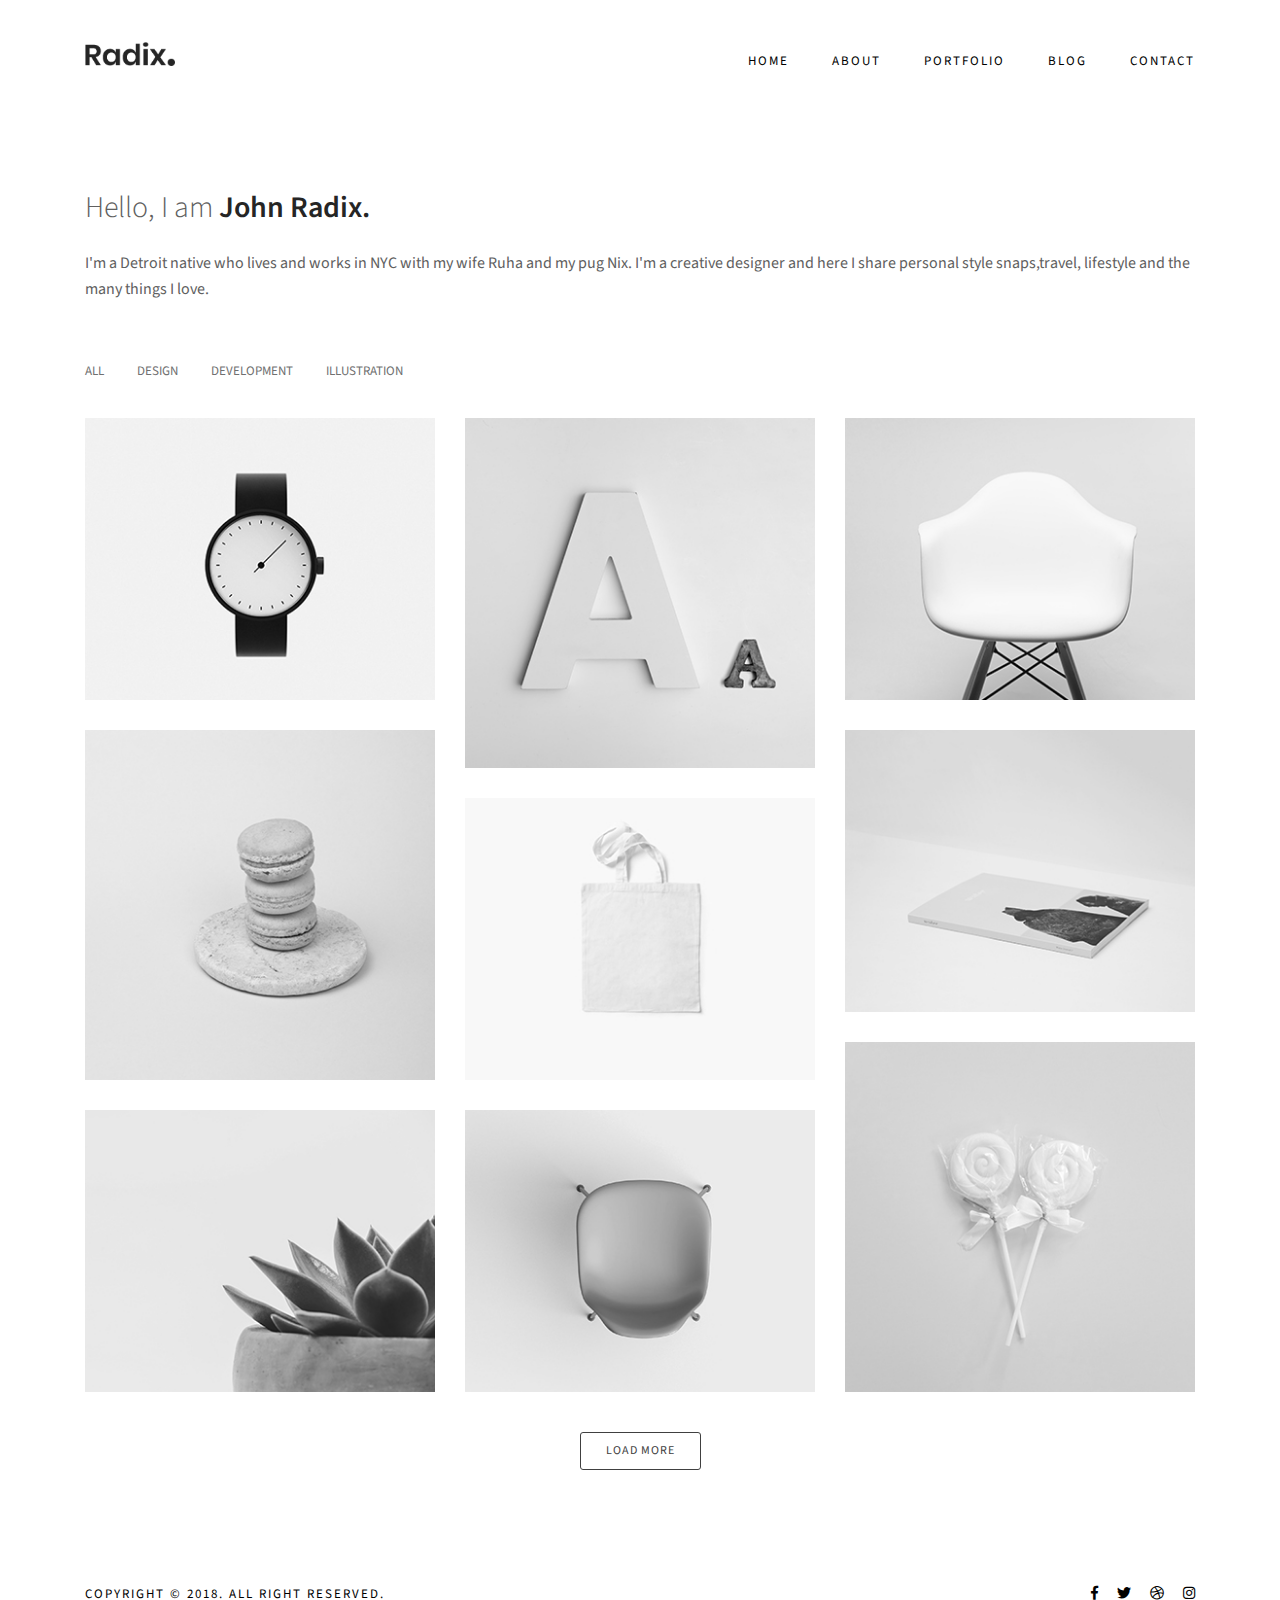
<file: index.html>
<!doctype html>
<html lang="en" class="js">
	<head>
		<meta charset="utf-8">
		<title>Radix</title>
		<meta name="viewport" content="width=device-width, initial-scale=1, shrink-to-fit=no">

		<link rel="shortcut icon" href="assets/images/favicon.ico" type="image/x-icon">
		<link rel="icon" href="assets/images/favicon.ico" type="image/x-icon">
		<!--- End favicon-->

		<link href="https://fonts.googleapis.com/css?family=Source+Sans+Pro:300,400,600" rel="stylesheet">
		<!--- End google font-->
		<link rel="stylesheet" type="text/css" href="assets/css/plugins.css">
		
		<link rel="stylesheet" type="text/css" href="assets/css/style.css">
		<link rel="stylesheet" type="text/css" href="assets/css/custom.css">
		<!--End ALL STYLESHEET -->
	</head>

	<body>

		<header class="radix_header_area">
			<div class="container">
				<div class="row">
					<div class="col-md-4 col-sm-6">
						<div class="radix_logo">
							<a href="index.html"><img src="assets/images/logo.png" alt=""></a>
						</div>
					</div>
					
					<div class="col-md-8 col-sm-6 d-flex justify-content-end align-items-center">
						
						<!-- radix Responsive Menu Panel -->
						<div class="radix-responsive-menu-panel"></div>
						<div class="radix_menu">
							<ul>
								<li><a href="index.html">Home</a></li>
								<li><a href="about.html">About</a></li>
								<li><a href="portfolio.html">Portfolio</a>
									<ul>
										<li><a href="portfolio2.html">Portfolio 2 Column</a></li>
										<li><a href="portfolio-even.html">Portfolio Even</a></li>
										<li><a href="single_portfolio.html">Single Portfolio</a></li>
									</ul>
								</li>
								<li><a href="blog.html">Blog</a>
									<ul>
										<li><a href="single_blog.html">Single Post</a></li>
									</ul>
								</li>
								<li><a href="contact.html">Contact</a></li>
							</ul>
						</div>
					</div>
				</div><!--End row -->
			</div><!--End container -->
		</header><!--End radix_header_area -->

		<div class="radix_section_title_area">
			<div class="container">
				<div class="radix_section_title">
					<h2><span>Hello, I am</span> John Radix.</h2>
					<p>I'm a Detroit native who lives and works in NYC with my wife Ruha and my pug Nix. I'm a creative designer and here I share personal style snaps,travel, lifestyle and the many things I love.</p>
				</div>
			</div><!--End container -->
		</div><!--End radix_section_title -->

		<section class="radix_gallery_area">
			<div class="container">
				<div class="radix_gallery_menu">
					<div class="watch-gallery-nav">
						<ul id="watch-filter-gallery" class="option-set clear-both" data-option-key="filter">
							<li data-option-value="*"><a class="active" href="#">All</a></li>
							<li data-option-value=".design"><a href="#">Design </a></li>
							<li data-option-value=".development"><a href="#">Development</a></li>
							<li data-option-value=".illustration"><a href="#">illustration</a></li>
						</ul>
					</div>
				</div>
				<div class="radix_galler_wrap" id="radix_gallery_three_column">
					<div class="collection-grid-item development">
                        <div class="radix_gallery_single_item">
                            <!-- start  vimeo video lightbox  -->
                            <a class="radix_zoom_gallery js-modal-btn vimeo-btn" data-video-id="288806585">
                                <div class="radix_gallery_img">
                                    <img src="assets/images/gallery-01.jpg" alt="">
                                    <div class="radix_galley_hover_content">
                                        <h3>Vimeo Lightbox</h3>
                                        <p>DESIGN</p>
                                    </div>
                                </div>
                            </a>
                            <!-- end  vimeo video lightbox  -->
                        </div>
					</div>
					<div class="collection-grid-item design development">
                        <div class="radix_gallery_single_item">
                            <!-- image lightbox  start -->
							<a class="radix_zoom_gallery lightbox" href="assets/images/gallery-02.jpg">
								<div class="radix_gallery_img">
									<img src="assets/images/gallery-02.jpg" alt="">
									<div class="radix_galley_hover_content">
										<h3>Image Lightbox</h3>
										<p>DESIGN</p>
									</div>
								</div>
							</a>
                            <!-- image lightbox  end -->
						</div>
					</div>
					<div class="collection-grid-item design development illustration">
                        <div class="radix_gallery_single_item">
                            <!-- start  youtube video lightbox  -->
                            <a class="radix_zoom_gallery js-modal-btn youtube-btn" data-video-id="itAl2nPFLe4">
								<div class="radix_gallery_img">
									<img src="assets/images/gallery-03.jpg" alt="">
									<div class="radix_galley_hover_content">
                                        <h3>Youtube Lightbox</h3>
                                        <p>DESIGN</p>
                                    </div>
                                </div>
                            </a>
                            <!-- end  youtube video lightbox  -->
						</div>
					</div>
					<div class="collection-grid-item development illustration">
                        <div class="radix_gallery_single_item">
                            <!-- image lightbox  start -->
							<a class="radix_zoom_gallery lightbox" href="assets/images/gallery-04.jpg">
								<div class="radix_gallery_img">
									<img src="assets/images/gallery-04.jpg" alt="">
									<div class="radix_galley_hover_content">
										<h3>Image Lightbox</h3>
										<p>DESIGN</p>
									</div>
								</div>
							</a>
                            <!-- image lightbox  end -->
						</div>
					</div>
					<div class="collection-grid-item development">
                        <div class="radix_gallery_single_item">
                            <!-- start  vimeo video lightbox  -->
                            <a class="radix_zoom_gallery js-modal-btn vimeo-btn" data-video-id="288806585">
								<div class="radix_gallery_img">
									<img src="assets/images/gallery-06.jpg" alt="">
									<div class="radix_galley_hover_content">
                                        <h3>Vimeo Lightbox</h3>
                                        <p>DESIGN</p>
                                    </div>
                                </div>
                            </a>
                            <!-- end  vimeo video lightbox  -->
						</div>
					</div>
					<div class="collection-grid-item illustration">
                        <div class="radix_gallery_single_item">
                            <!-- image lightbox  start -->
							<a class="radix_zoom_gallery lightbox" href="assets/images/gallery-05.jpg">
								<div class="radix_gallery_img">
									<img src="assets/images/gallery-05.jpg" alt="">
									<div class="radix_galley_hover_content">
										<h3>Image Lightbox</h3>
										<p>DESIGN</p>
									</div>
								</div>
							</a>
                            <!-- image lightbox  end -->
						</div>
					</div>
					<div class="collection-grid-item design illustration">
                        <div class="radix_gallery_single_item">
                            <!-- start  vimeo video lightbox  -->
                            <a class="radix_zoom_gallery js-modal-btn vimeo-btn" data-video-id="288806585">
								<div class="radix_gallery_img">
									<img src="assets/images/gallery-09.jpg" alt="">
									<div class="radix_galley_hover_content">
                                        <h3>Vimeo Lightbox</h3>
                                        <p>DESIGN</p>
                                    </div>
                                </div>
                            </a>
                            <!-- end  vimeo video lightbox  -->
						</div>
					</div>
					<div class="collection-grid-item design development">
                        <div class="radix_gallery_single_item">
                            <!-- image lightbox  start -->
							<a class="radix_zoom_gallery lightbox" href="assets/images/gallery-07.jpg">
								<div class="radix_gallery_img">
									<img src="assets/images/gallery-07.jpg" alt="">
									<div class="radix_galley_hover_content">
										<h3>Image Lightbox</h3>
										<p>DESIGN</p>
									</div>
								</div>
							</a>
                            <!-- image lightbox  end -->
						</div>
					</div>
					<div class="collection-grid-item design">
                        <div class="radix_gallery_single_item">
                            <!-- start  vimeo video lightbox  -->
                            <a class="radix_zoom_gallery js-modal-btn vimeo-btn" data-video-id="288806585">
								<div class="radix_gallery_img">
									<img src="assets/images/gallery-08.jpg" alt="">
									<div class="radix_galley_hover_content">
                                        <h3>Vimeo Lightbox</h3>
                                        <p>DESIGN</p>
                                    </div>
                                </div>
                            </a>
                            <!-- end  vimeo video lightbox  -->
						</div>
					</div>
				</div>
				<div class="radix_btn">
					<a class="radix_default_btn" href="#">load more</a>
				</div>
			</div><!--End container -->
		</section><!--End radix_gallery_area -->

		<footer class="radix_footer_area">
			<div class="container">
				<div class="row">
					<div class="col-lg-6 col-md-7 col-sm-9">
						<div class="radix_copy_right">
							<p>COPYRIGHT &copy; 2018. All right reserved.</p>
						</div>
					</div>
					<div class="col-lg-6 col-md-5 col-sm-3 d-flex justify-content-end">
						<div class="radix_social_icon">
							<ul>
								<li><a href="#"><i class="fab fa-facebook-f"></i></a></li>
								<li><a href="#"><i class="fab fa-twitter"></i></a></li>
								<li><a href="#"><i class="fab fa-dribbble"></i></a></li>
								<li><a href="#"><i class="fab fa-instagram"></i></a></li>
							</ul>
						</div>
					</div>
				</div><!--End row -->
			</div><!--End container -->
		</footer><!--End radix_footer_area -->


		<script src="assets/js/vendor/jquery-3.3.1.min.js"></script>
		<script src="assets/js/plugins.js"></script>
		<script src="assets/js/main.js"></script>
		<!--End ALL JS -->
	</body>
</html>
</file>
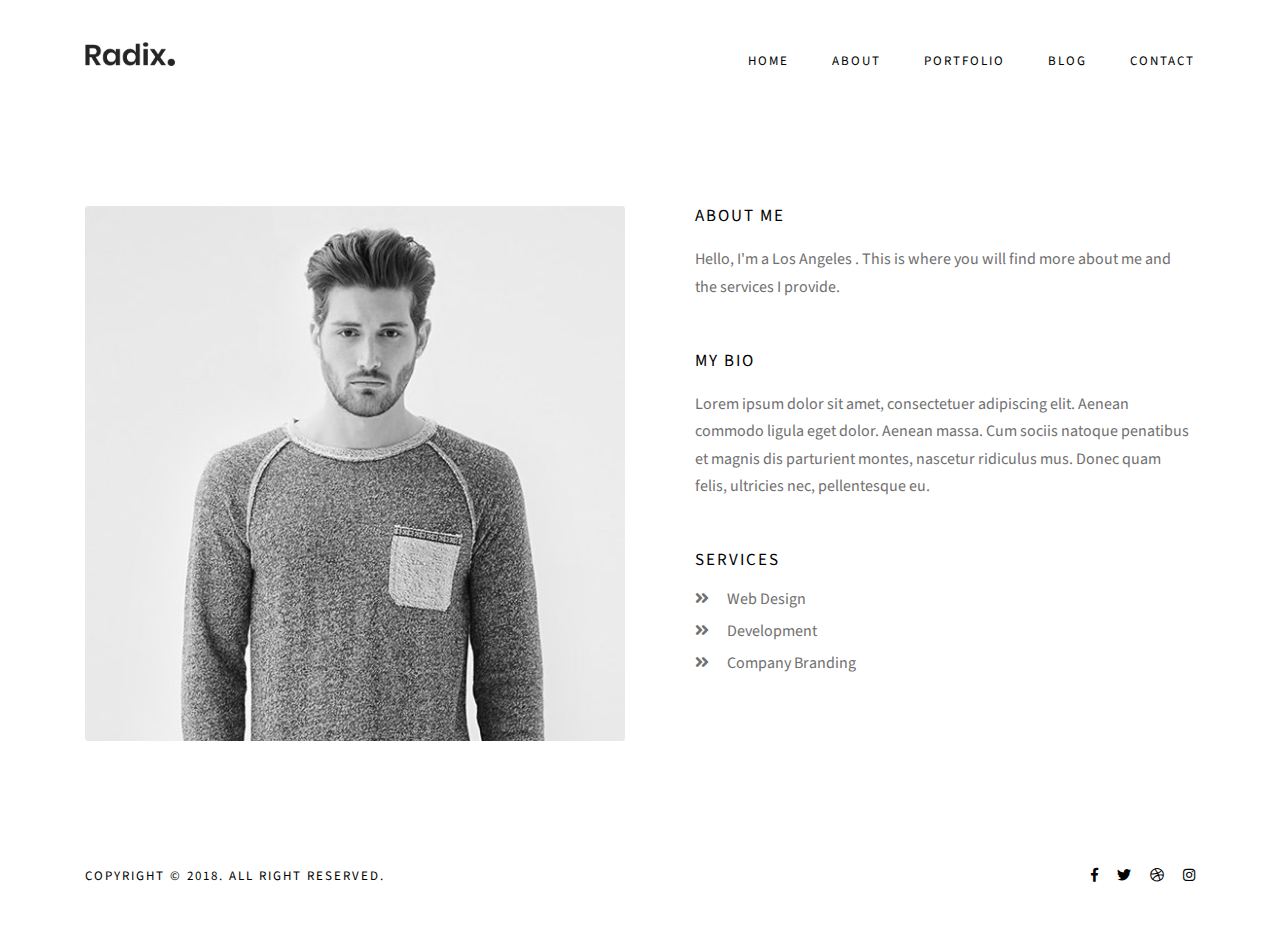
<file: about.html>
<!doctype html>
<html lang="en" class="js">
	<head>
		<meta charset="utf-8">
		<title>Radix</title>
		<meta name="viewport" content="width=device-width, initial-scale=1, shrink-to-fit=no">

		<link rel="shortcut icon" href="assets/images/favicon.ico" type="image/x-icon">
		<link rel="icon" href="assets/images/favicon.ico" type="image/x-icon">
		<!--- End favicon-->

		<link href="https://fonts.googleapis.com/css?family=Source+Sans+Pro:300,400,600" rel="stylesheet">
		<!--- End google font-->
		<link rel="stylesheet" type="text/css" href="assets/css/plugins.css">
		
		<link rel="stylesheet" type="text/css" href="assets/css/style.css">
		<link rel="stylesheet" type="text/css" href="assets/css/custom.css">
		<!--End ALL STYLESHEET -->
	</head>
	<body>
	
		<header class="radix_header_area">
			<div class="container">
				<div class="row">
					<div class="col-md-4 col-sm-6">
						<div class="radix_logo">
							<a href="index.html"><img src="assets/images/logo.png" alt=""></a>
						</div>
					</div>
					
					<div class="col-md-8 col-sm-6 d-flex justify-content-end align-items-center">
						
						<!-- radix Responsive Menu Panel -->
						<div class="radix-responsive-menu-panel"></div>
						<div class="radix_menu">
							<ul>
								<li><a href="index.html">Home</a></li>
								<li><a href="about.html">About</a></li>
								<li><a href="portfolio.html">Portfolio</a>
									<ul>
										<li><a href="portfolio2.html">Portfolio 2 Column</a></li>
										<li><a href="portfolio-even.html">Portfolio Even</a></li>
										<li><a href="single_portfolio.html">Single Portfolio</a></li>
									</ul>
								</li>
								<li><a href="blog.html">Blog</a>
									<ul>
										<li><a href="single_blog.html">Single Post</a></li>
									</ul>
								</li>
								<li><a href="contact.html">Contact</a></li>
							</ul>
						</div>
					</div>
				</div><!--End row -->
			</div><!--End container -->
		</header><!--End radix_header_area -->
		
		<div class="radix_about_area">
			<div class="container">
				<div class="row">
					<div class="col-lg-6 col-md-6">
						<div class="radix_about_single_img">
							<img src="assets/images/about-single-img.jpg" alt="">
						</div>
					</div>
					<div class="col-lg-6 col-md-6">
						<div class="radix_about_content">
						    
                            <h3>About Me</h3>
                            <p>Hello, I'm a Los Angeles . This is where you will find more about me and the services I provide.</p>
							<h3>my Bio</h3>
							<p>Lorem ipsum dolor sit amet, consectetuer adipiscing elit. Aenean commodo ligula eget dolor. Aenean massa. Cum sociis natoque penatibus et magnis dis parturient montes, nascetur ridiculus mus. Donec quam felis, ultricies nec, pellentesque eu.</p>
							<h3>services</h3>
							<ul class="radix_about_service">
								<li><a href="#"><i class="fas fa-angle-double-right"></i> Web Design</a></li>
								<li><a href="#"><i class="fas fa-angle-double-right"></i> Development</a></li>
								<li><a href="#"><i class="fas fa-angle-double-right"></i> Company Branding</a></li>
							</ul>
						</div>
					</div>
				</div><!--End row -->
			</div><!--End container -->
		</div><!--End radix_about_area -->

		<footer class="radix_footer_area">
			<div class="container">
				<div class="row">
					<div class="col-lg-6 col-md-7 col-sm-9">
						<div class="radix_copy_right">
							<p>COPYRIGHT &copy; 2018. All right reserved.</p>
						</div>
					</div>
					<div class="col-lg-6 col-md-5 col-sm-3 d-flex justify-content-end">
						<div class="radix_social_icon">
							<ul>
								<li><a href="#"><i class="fab fa-facebook-f"></i></a></li>
								<li><a href="#"><i class="fab fa-twitter"></i></a></li>
								<li><a href="#"><i class="fab fa-dribbble"></i></a></li>
								<li><a href="#"><i class="fab fa-instagram"></i></a></li>
							</ul>
						</div>
					</div>
				</div><!--End row -->
			</div><!--End container -->
		</footer><!--End radix_footer_area -->


		<script src="assets/js/vendor/jquery-3.3.1.min.js"></script>
		<script src="assets/js/plugins.js"></script>
		<script src="assets/js/main.js"></script>
		<!--End ALL JS -->
	</body>
</html>
</file>
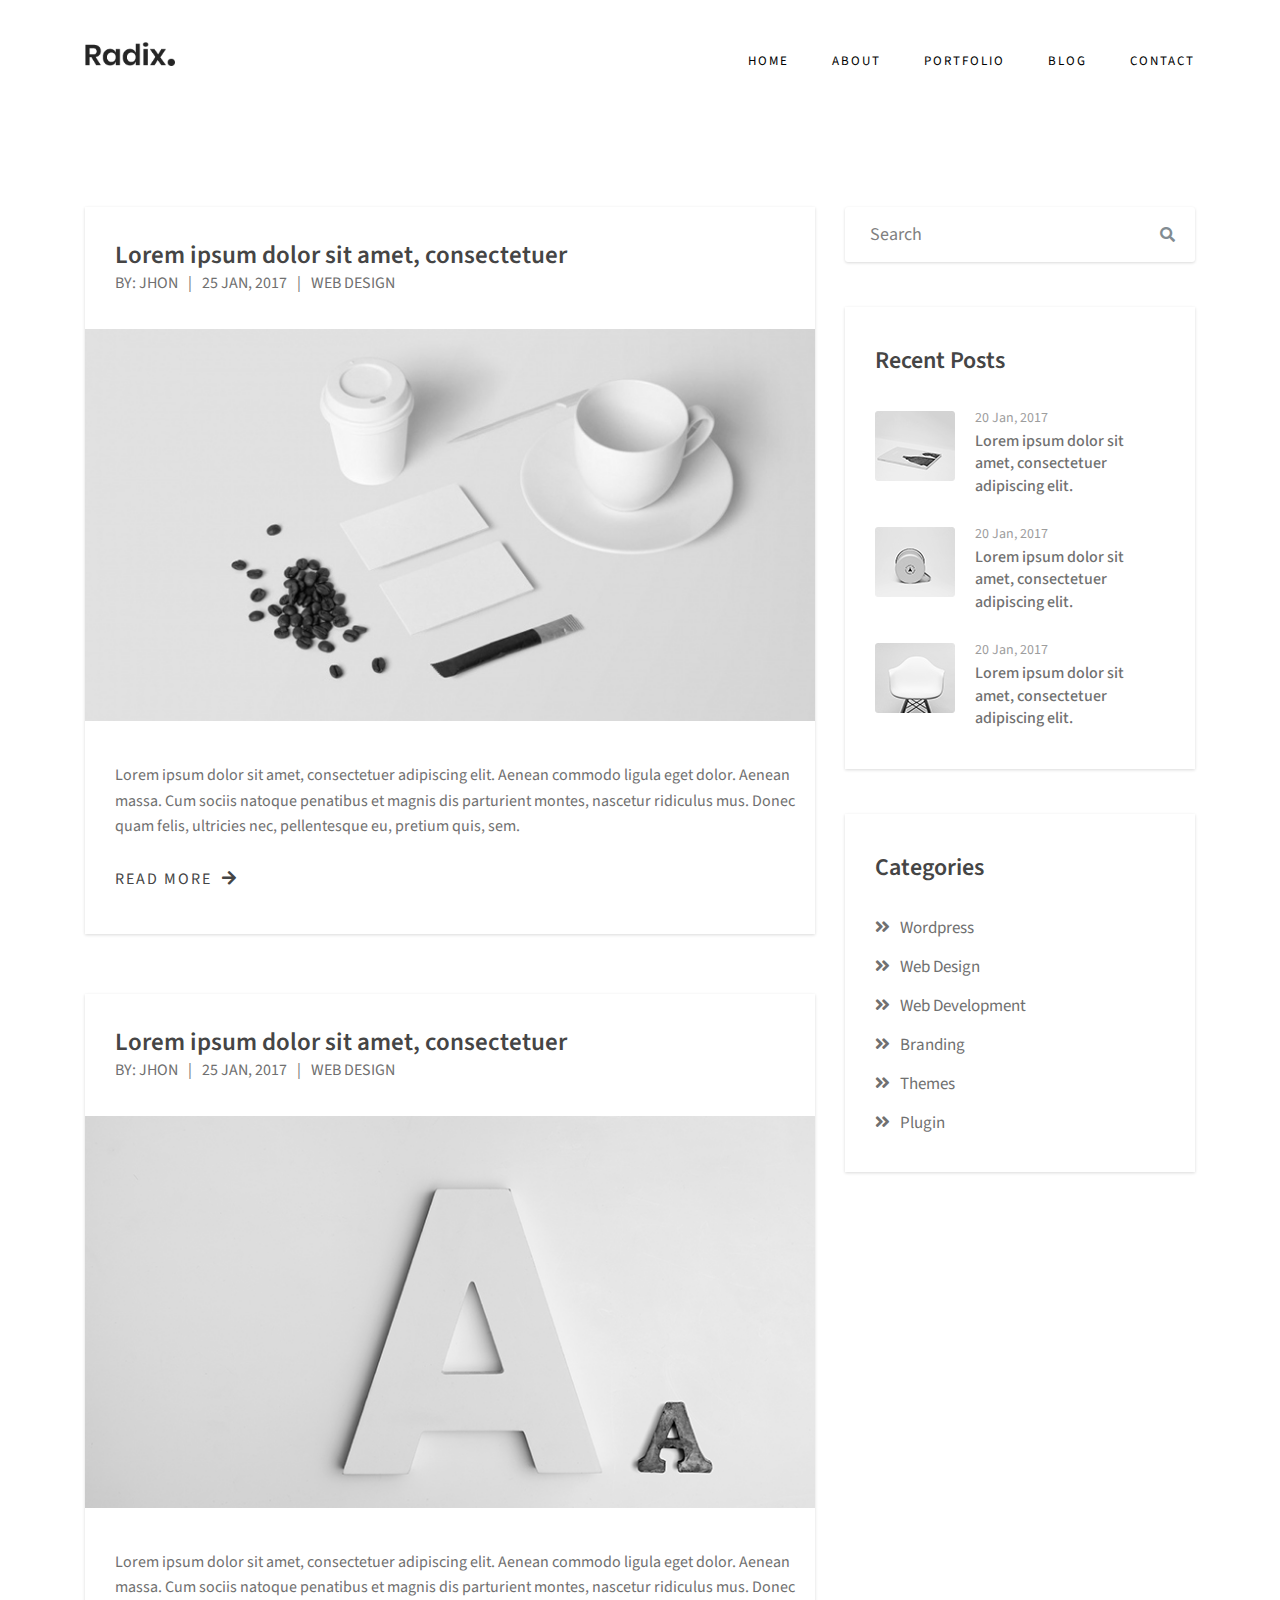
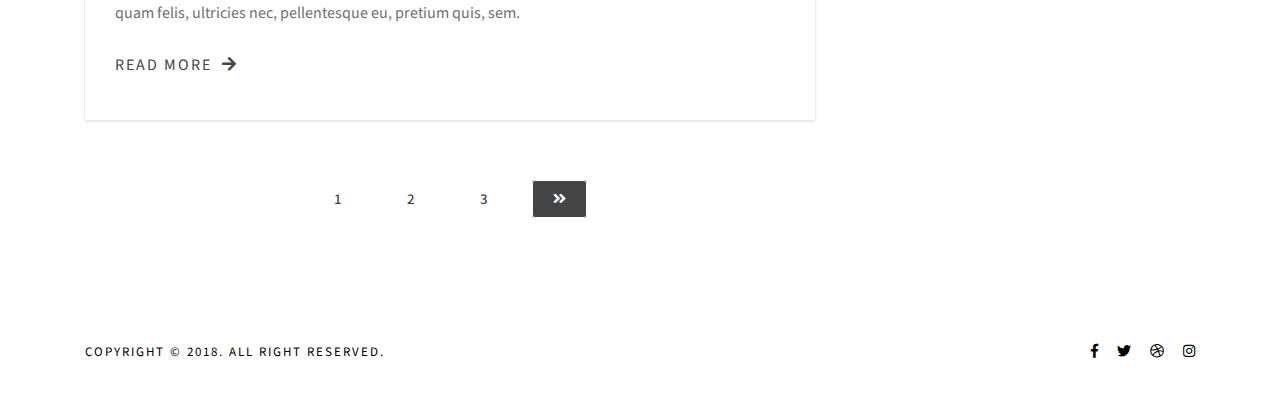
<file: blog.html>
<!doctype html>
<html lang="en" class="js">
	<head>
		<meta charset="utf-8">
		<title>Radix</title>
		<meta name="viewport" content="width=device-width, initial-scale=1, shrink-to-fit=no">

		<link rel="shortcut icon" href="assets/images/favicon.ico" type="image/x-icon">
		<link rel="icon" href="assets/images/favicon.ico" type="image/x-icon">
		<!--- End favicon-->

		<link href="https://fonts.googleapis.com/css?family=Source+Sans+Pro:300,400,600" rel="stylesheet">
		<!--- End google font-->
		<link rel="stylesheet" type="text/css" href="assets/css/plugins.css">
		
		<link rel="stylesheet" type="text/css" href="assets/css/style.css">
		<link rel="stylesheet" type="text/css" href="assets/css/custom.css">
		<!--End ALL STYLESHEET -->
	</head>

	<body>
		
		<header class="radix_header_area">
			<div class="container">
				<div class="row">
					<div class="col-md-4 col-sm-6">
						<div class="radix_logo">
							<a href="index.html"><img src="assets/images/logo.png" alt=""></a>
						</div>
					</div>
					
					<div class="col-md-8 col-sm-6 d-flex justify-content-end align-items-center">
						
						<!-- radix Responsive Menu Panel -->
						<div class="radix-responsive-menu-panel"></div>
						<div class="radix_menu">
							<ul>
								<li><a href="index.html">Home</a></li>
								<li><a href="about.html">About</a></li>
								<li><a href="portfolio.html">Portfolio</a>
									<ul>
										<li><a href="portfolio2.html">Portfolio 2 Column</a></li>
										<li><a href="portfolio-even.html">Portfolio Even</a></li>
										<li><a href="single_portfolio.html">Single Portfolio</a></li>
									</ul>
								</li>
								<li><a href="blog.html">Blog</a>
									<ul>
										<li><a href="single_blog.html">Single Post</a></li>
									</ul>
								</li>
								<li><a href="contact.html">Contact</a></li>
							</ul>
						</div>
					</div>
				</div><!--End row -->
			</div><!--End container -->
		</header><!--End radix_header_area -->


		<div class="radix_blog_area">
			<div class="container">
				<div class="row">
					<div class="col-lg-8 col-md-7">
						<div class="radix_blog_left_wrap">
							<div class="radix_blog_single_item">
								<div class="radix_blog_title">
									<a href="#"><h2>Lorem ipsum dolor sit amet, consectetuer</h2></a>
									<p>By: Jhon<span>|</span>25 jan, 2017<span>|</span>web design</p>
								</div>
								<div class="radix_blog_single_img">
									<img src="assets/images/blog/blog-01.jpg" alt="">
								</div>
								<div class="radix_blog_bottom_content">
									<p>Lorem ipsum dolor sit amet, consectetuer adipiscing elit. Aenean commodo ligula eget dolor. Aenean massa. Cum sociis natoque penatibus et magnis dis parturient montes, nascetur ridiculus mus. Donec quam felis, ultricies nec, pellentesque eu, pretium quis, sem. </p>
									<a class="blog_read_more" href="#"><span>read more</span><i class="fas fa-arrow-right"></i></a>
								</div>
							</div>
							<div class="radix_blog_single_item">
								<div class="radix_blog_title">
									<a href="#"><h2>Lorem ipsum dolor sit amet, consectetuer</h2></a>
									<p>By: Jhon<span>|</span>25 jan, 2017<span>|</span>web design</p>
								</div>
								<div class="radix_blog_single_img">
									<img src="assets/images/blog/blog-02.jpg" alt="">
								</div>
								<div class="radix_blog_bottom_content">
									<p>Lorem ipsum dolor sit amet, consectetuer adipiscing elit. Aenean commodo ligula eget dolor. Aenean massa. Cum sociis natoque penatibus et magnis dis parturient montes, nascetur ridiculus mus. Donec quam felis, ultricies nec, pellentesque eu, pretium quis, sem. </p>
									<a class="blog_read_more" href="#"><span>read more</span><i class="fas fa-arrow-right"></i></a>
								</div>
							</div>
						</div>
						<div class="radix_blog_navigation">
							<ul>
								<li><a href="#">1</a></li>
								<li><a href="#">2</a></li>
								<li><a href="#">3</a></li>
								<li class="black_bg"><a href="#"><i class="fas fa-angle-double-right"></i></a></li>
							</ul>
						</div>
					</div>
					<div class="col-lg-4 col-md-5">
						<div class="radix_blog_sidebar">
							<div class="radix_search">
								<form class="radix-form">
									<input class="radix_subscribe_email" placeholder="Search" required="required" name="EMAIL" type="email">
									<button class="radix_subscribe_btn" type="submit"><i class="fas fa-search"></i></button>
								</form>
							</div>
							<div class="radix_blog_sidebar_item">
								<div class="radix_blog_sidebar_title">
									<h2>Recent Posts</h2>
								</div>
								<div class="redex_blog_recent_post">
									<div class="radix_blog_img">
										<img src="assets/images/blog/post-01.jpg" alt="">
									</div>
									<div class="radix_blog_content">
										<p>20 Jan, 2017</p>
										<a href="#"><h2>Lorem ipsum dolor sit amet, consectetuer adipiscing elit.</h2></a>
									</div>
								</div>
								<div class="redex_blog_recent_post">
									<div class="radix_blog_img">
										<img src="assets/images/blog/post-02.jpg" alt="">
									</div>
									<div class="radix_blog_content">
										<p>20 Jan, 2017</p>
										<a href="#"><h2>Lorem ipsum dolor sit amet, consectetuer adipiscing elit.</h2></a>
									</div>
								</div>
								<div class="redex_blog_recent_post">
									<div class="radix_blog_img">
										<img src="assets/images/blog/post-03.jpg" alt="">
									</div>
									<div class="radix_blog_content">
										<p>20 Jan, 2017</p>
										<a href="#"><h2>Lorem ipsum dolor sit amet, consectetuer adipiscing elit.</h2></a>
									</div>
								</div>
							</div>
							<div class="radix_blog_sidebar_item">
								<div class="radix_blog_sidebar_title">
									<h2>Categories</h2>
								</div>
								<ul class="radix_category">
									<li><a href="#"><i class="fas fa-angle-double-right"></i>Wordpress</a></li>
									<li><a href="#"><i class="fas fa-angle-double-right"></i>Web Design</a></li>
									<li><a href="#"><i class="fas fa-angle-double-right"></i>Web Development</a></li>
									<li><a href="#"><i class="fas fa-angle-double-right"></i>Branding</a></li>
									<li><a href="#"><i class="fas fa-angle-double-right"></i>Themes</a></li>
									<li><a href="#"><i class="fas fa-angle-double-right"></i>Plugin</a></li>
								</ul>
							</div>
						</div>
					</div>
				</div><!--End row -->
			</div><!--End container -->
		</div><!--End radix_blog_area -->
		

		<footer class="radix_footer_area">
			<div class="container">
				<div class="row">
					<div class="col-lg-6 col-md-7 col-sm-9">
						<div class="radix_copy_right">
							<p>COPYRIGHT &copy; 2018. All right reserved.</p>
						</div>
					</div>
					<div class="col-lg-6 col-md-5 col-sm-3 d-flex justify-content-end">
						<div class="radix_social_icon">
							<ul>
								<li><a href="#"><i class="fab fa-facebook-f"></i></a></li>
								<li><a href="#"><i class="fab fa-twitter"></i></a></li>
								<li><a href="#"><i class="fab fa-dribbble"></i></a></li>
								<li><a href="#"><i class="fab fa-instagram"></i></a></li>
							</ul>
						</div>
					</div>
				</div><!--End row -->
			</div><!--End container -->
		</footer><!--End radix_footer_area -->



		<script src="assets/js/vendor/jquery-3.3.1.min.js"></script>
		<script src="assets/js/plugins.js"></script>
		<script src="assets/js/main.js"></script>
		<!--End ALL JS -->
	</body>
</html>
</file>
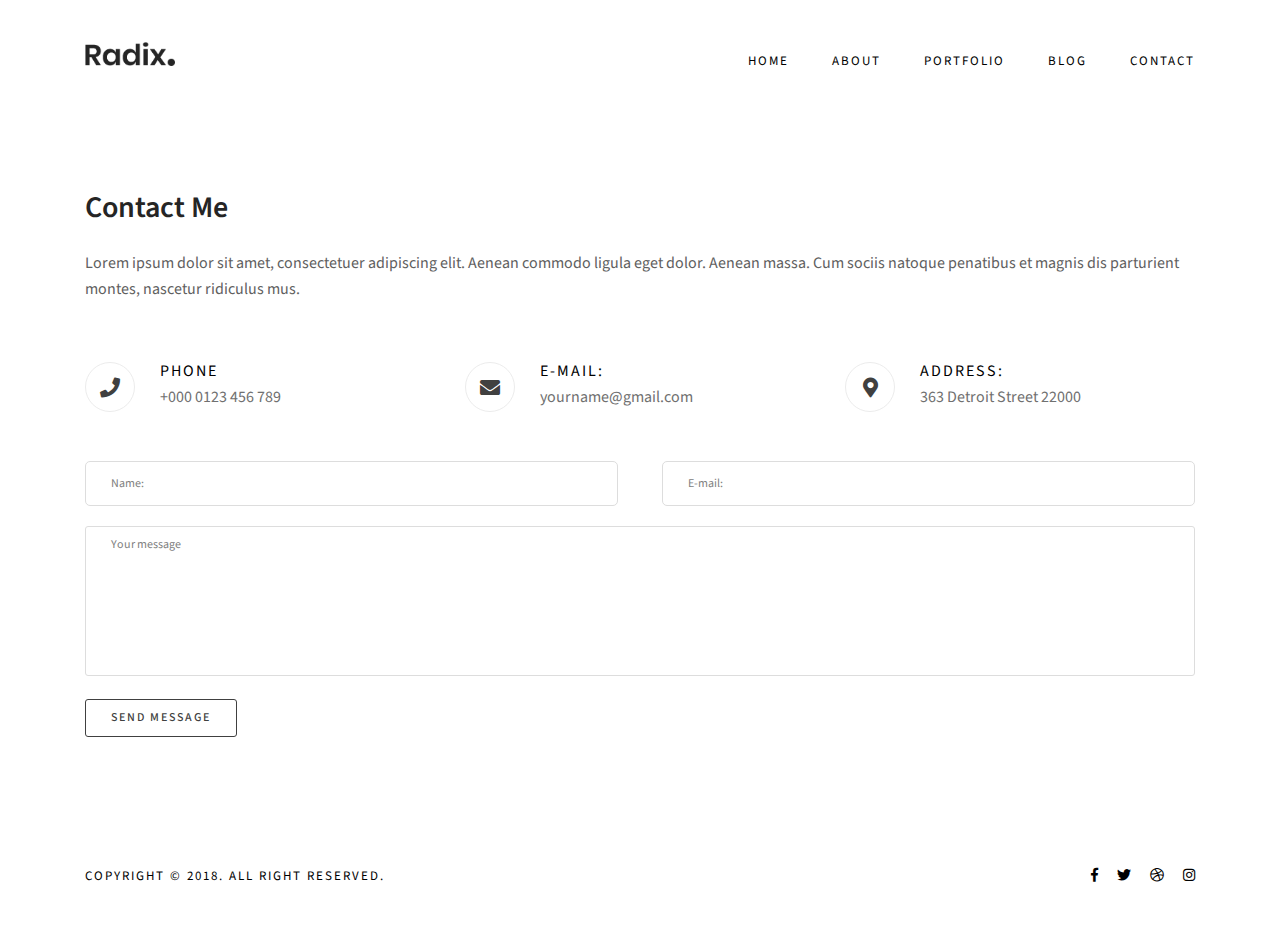
<file: contact.html>
<!doctype html>
<html lang="en" class="js">
	<head>
		<meta charset="utf-8">
		<title>Radix</title>
		<meta name="viewport" content="width=device-width, initial-scale=1, shrink-to-fit=no">

		<link rel="shortcut icon" href="assets/images/favicon.ico" type="image/x-icon">
		<link rel="icon" href="assets/images/favicon.ico" type="image/x-icon">
		<!--- End favicon-->

		<link href="https://fonts.googleapis.com/css?family=Source+Sans+Pro:300,400,600" rel="stylesheet">
		<!--- End google font-->
		<link rel="stylesheet" type="text/css" href="assets/css/plugins.css">
		
		<link rel="stylesheet" type="text/css" href="assets/css/style.css">
		<link rel="stylesheet" type="text/css" href="assets/css/custom.css">
		<!--End ALL STYLESHEET -->
	</head>

	<body>
		
		<header class="radix_header_area">
			<div class="container">
				<div class="row">
					<div class="col-md-4 col-sm-6">
						<div class="radix_logo">
							<a href="index.html"><img src="assets/images/logo.png" alt=""></a>
						</div>
					</div>
					
					<div class="col-md-8 col-sm-6 d-flex justify-content-end align-items-center">
						
						<!-- radix Responsive Menu Panel -->
						<div class="radix-responsive-menu-panel"></div>
						<div class="radix_menu">
							<ul>
								<li><a href="index.html">Home</a></li>
								<li><a href="about.html">About</a></li>
								<li><a href="portfolio.html">Portfolio</a>
									<ul>
										<li><a href="portfolio2.html">Portfolio 2 Column</a></li>
										<li><a href="portfolio-even.html">Portfolio Even</a></li>
										<li><a href="single_portfolio.html">Single Portfolio</a></li>
									</ul>
								</li>
								<li><a href="blog.html">Blog</a>
									<ul>
										<li><a href="single_blog.html">Single Post</a></li>
									</ul>
								</li>
								<li><a href="contact.html">Contact</a></li>
							</ul>
						</div>
					</div>
				</div><!--End row -->
			</div><!--End container -->
		</header><!--End radix_header_area -->

		<div class="radix_section_title_area">
			<div class="container">
				<div class="radix_section_title">
					<h2>Contact Me</h2>
					<p>Lorem ipsum dolor sit amet, consectetuer adipiscing elit. Aenean commodo ligula eget dolor. Aenean massa. Cum sociis natoque penatibus et magnis dis parturient montes, nascetur ridiculus mus. </p>
				</div>
			</div><!--End container -->
		</div><!--End radix_section_title_area -->

		<div class="radix_contact_form_area">
			<div class="container">
				<div class="row">
					<div class="col-lg-4 col-md-4 info_bottom">
						<div class="radix_info_item">
							<div class="radix_info_icon">
								<i class="fas fa-phone"></i>
							</div>
							<div class="radix_info_content">
								<h3>PHONE</h3>
								<p>+000 0123 456 789</p>
							</div>
						</div>
					</div>
					<div class="col-lg-4 col-md-4 info_bottom">
						<div class="radix_info_item">
							<div class="radix_info_icon">
								<i class="fas fa-envelope"></i>
							</div>
							<div class="radix_info_content">
								<h3>E-MAIL:</h3>
								<a href="#"><p>yourname@gmail.com</p></a>
							</div>
						</div>
					</div>
					<div class="col-lg-4 col-md-4">
						<div class="radix_info_item">
							<div class="radix_info_icon">
								<i class="fas fa-map-marker-alt"></i>
							</div>
							<div class="radix_info_content">
								<h3>ADDRESS:</h3>
								<p>363 Detroit Street 22000</p>
							</div>
						</div>
					</div>
				</div><!--End row -->
			</div><!--End container -->

			<div class="container">
				<div class="radix_viewer_comment">
					<div class="radix_comment_box">
						<form action="radix_comment" method="POST">
							<div class="radix_comment_form">
								<div class="radix_input_item">
									<input type="text" placeholder="Name:">
								</div>
								<div class="radix_input_item">
									<input  type="text" placeholder="E-mail:">
								</div>
							</div>
							<div class="radix_input_item">
								<textarea name="textarea" placeholder="Your message"></textarea>
							</div>
							<div class="radix_input_submit">
								<input type="submit" value="send message">
							</div>
						</form>
					</div>
				</div>
			</div><!--End container -->
		</div><!--End radix_contact_form_area -->
		
		
		<footer class="radix_footer_area">
			<div class="container">
				<div class="row">
					<div class="col-lg-6 col-md-7 col-sm-9">
						<div class="radix_copy_right">
							<p>COPYRIGHT &copy; 2018. All right reserved.</p>
						</div>
					</div>
					<div class="col-lg-6 col-md-5 col-sm-3 d-flex justify-content-end">
						<div class="radix_social_icon">
							<ul>
								<li><a href="#"><i class="fab fa-facebook-f"></i></a></li>
								<li><a href="#"><i class="fab fa-twitter"></i></a></li>
								<li><a href="#"><i class="fab fa-dribbble"></i></a></li>
								<li><a href="#"><i class="fab fa-instagram"></i></a></li>
							</ul>
						</div>
					</div>
				</div><!--End row -->
			</div><!--End container -->
		</footer><!--End radix_footer_area -->




		<script src="assets/js/vendor/jquery-3.3.1.min.js"></script>
		<script src="assets/js/plugins.js"></script>
		<script src="assets/js/main.js"></script>
		<!--End ALL JS -->
	</body>
</html>
</file>
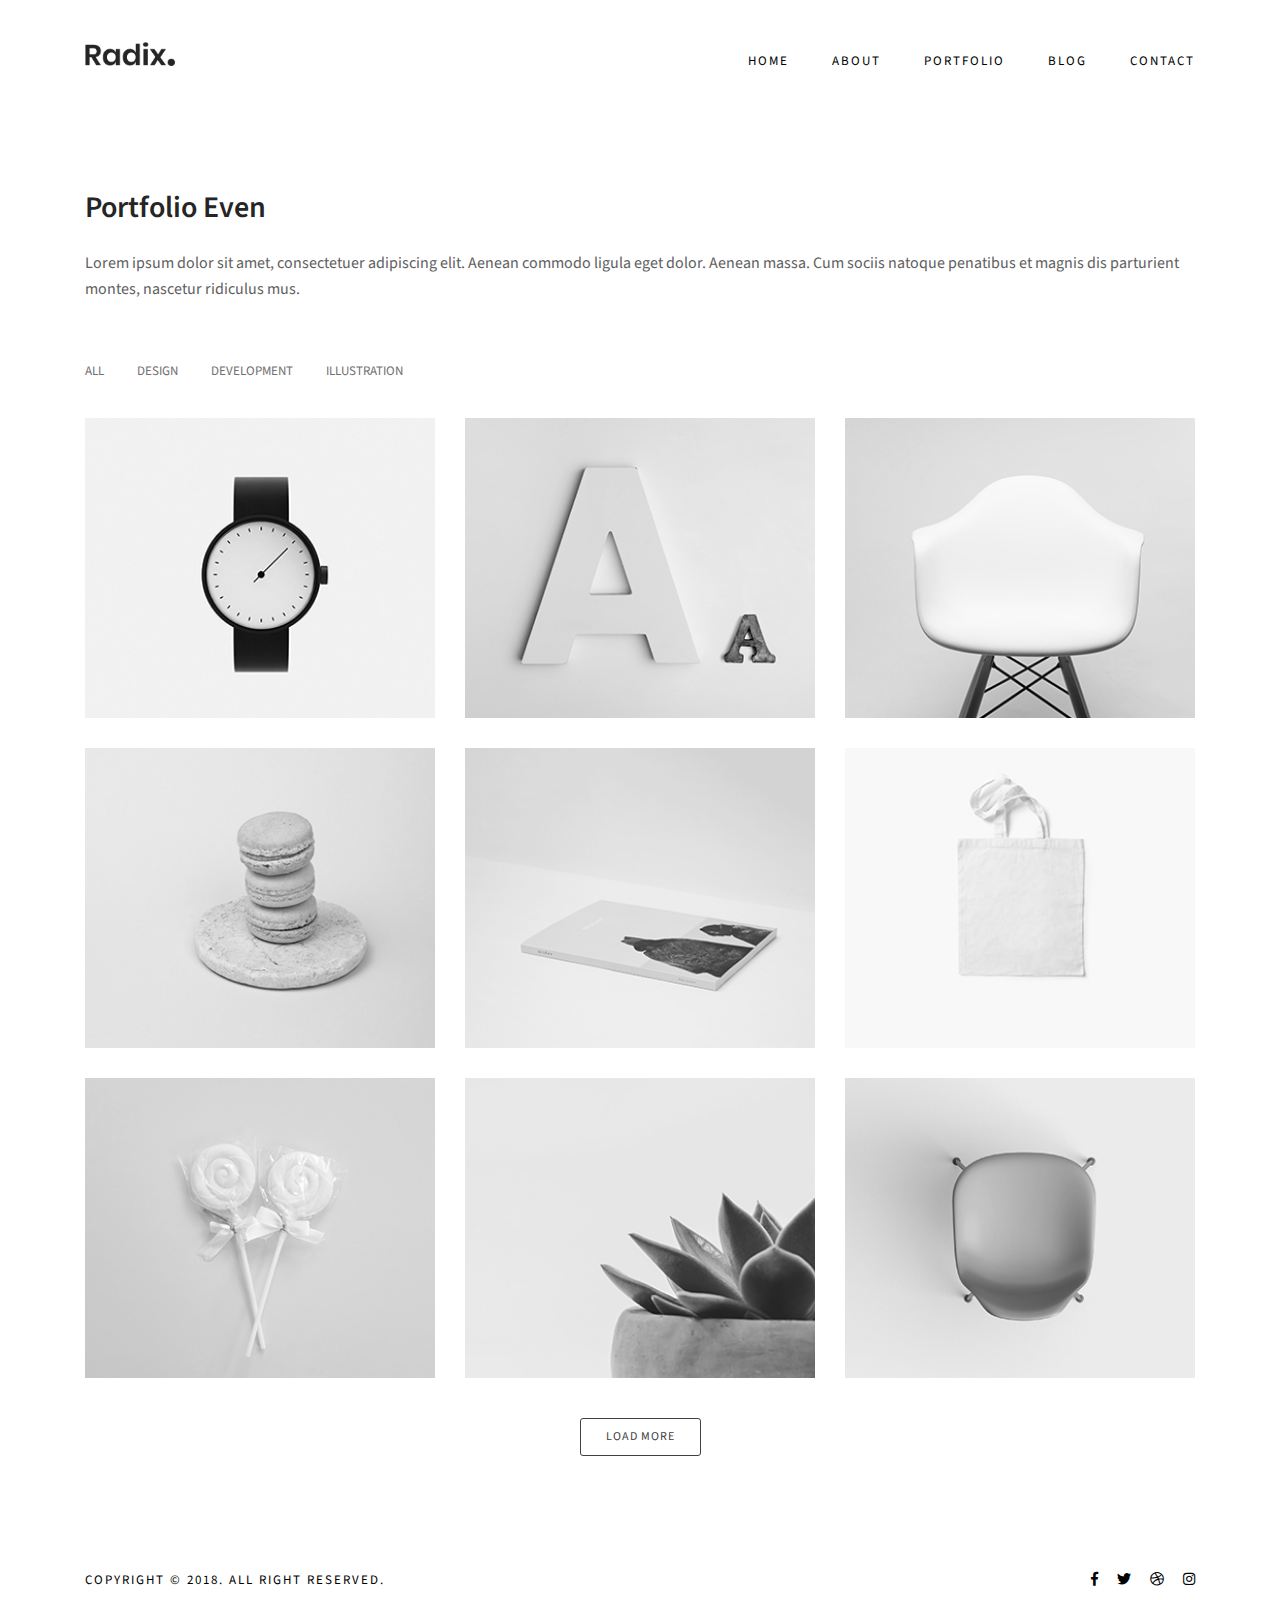
<file: portfolio-even.html>
<!doctype html>
<html lang="en" class="js">
	<head>
		<meta charset="utf-8">
		<title>Radix</title>
		<meta name="viewport" content="width=device-width, initial-scale=1, shrink-to-fit=no">

		<link rel="shortcut icon" href="assets/images/favicon.ico" type="image/x-icon">
		<link rel="icon" href="assets/images/favicon.ico" type="image/x-icon">
		<!--- End favicon-->

		<link href="https://fonts.googleapis.com/css?family=Source+Sans+Pro:300,400,600" rel="stylesheet">
		<!--- End google font-->
		<link rel="stylesheet" type="text/css" href="assets/css/plugins.css">
		
		<link rel="stylesheet" type="text/css" href="assets/css/style.css">
		<link rel="stylesheet" type="text/css" href="assets/css/custom.css">
		<!--End ALL STYLESHEET -->
	</head>

	<body>
		
		<header class="radix_header_area">
			<div class="container">
				<div class="row">
					<div class="col-md-4 col-sm-6">
						<div class="radix_logo">
							<a href="index.html"><img src="assets/images/logo.png" alt=""></a>
						</div>
					</div>
					
					<div class="col-md-8 col-sm-6 d-flex justify-content-end align-items-center">
						
						<!-- radix Responsive Menu Panel -->
						<div class="radix-responsive-menu-panel"></div>
						<div class="radix_menu">
							<ul>
								<li><a href="index.html">Home</a></li>
								<li><a href="about.html">About</a></li>
								<li><a href="portfolio.html">Portfolio</a>
									<ul>
										<li><a href="portfolio2.html">Portfolio 2 Column</a></li>
										<li><a href="portfolio-even.html">Portfolio Even</a></li>
										<li><a href="single_portfolio.html">Single Portfolio</a></li>
									</ul>
								</li>
								<li><a href="blog.html">Blog</a>
									<ul>
										<li><a href="single_blog.html">Single Post</a></li>
									</ul>
								</li>
								<li><a href="contact.html">Contact</a></li>
							</ul>
						</div>
					</div>
				</div><!--End row -->
			</div><!--End container -->
		</header><!--End radix_header_area -->

		<div class="radix_section_title_area">
			<div class="container">
				<div class="radix_section_title">
					<h2>Portfolio Even</h2>
					<p>Lorem ipsum dolor sit amet, consectetuer adipiscing elit. Aenean commodo ligula eget dolor. Aenean massa. Cum sociis natoque penatibus et magnis dis parturient montes, nascetur ridiculus mus. </p>
				</div>
			</div><!--End container -->
		</div><!--End radix_section_title -->

		<section class="radix_gallery_area">
			<div class="container">
				<div class="radix_gallery_menu">
					<div class="watch-gallery-nav">
						<ul id="watch-filter-gallery" class="option-set clear-both" data-option-key="filter">
							<li data-option-value="*"><a class="active" href="#">All</a></li>
							<li data-option-value=".design"><a href="#">Design </a></li>
							<li data-option-value=".development"><a href="#">Development</a></li>
							<li data-option-value=".illustration"><a href="#">illustration</a></li>
						</ul>
					</div>
				</div>
				<div class="radix_galler_wrap radix-even-gallery" id="radix_gallery_three_column">
					<div class="collection-grid-item development">
						<div class="radix_gallery_single_item">
                            <!-- start  vimeo video lightbox  -->
                            <a class="radix_zoom_gallery js-modal-btn vimeo-btn" data-video-id="288806585">
								<div class="radix_gallery_img">
									<img src="assets/images/gallery-01.jpg" alt="">
									<div class="radix_galley_hover_content">
                                        <h3>Vimeo Lightbox</h3>
                                        <p>DESIGN</p>
                                    </div>
                                </div>
                            </a>
                            <!-- end  vimeo video lightbox  -->
						</div>
					</div>
					<div class="collection-grid-item design development">
						<div class="radix_gallery_single_item">
                            <!-- image lightbox  start -->
							<a class="radix_zoom_gallery lightbox" href="assets/images/gallery-02.jpg">
								<div class="radix_gallery_img">
									<img src="assets/images/gallery-02.jpg" alt="">
									<div class="radix_galley_hover_content">
										<h3>Image Lightbox</h3>
										<p>DESIGN</p>
									</div>
								</div>
							</a>
                            <!-- image lightbox  end -->
						</div>
					</div>
					<div class="collection-grid-item design development illustration">
						<div class="radix_gallery_single_item">
                            <!-- start  youtube video lightbox  -->
                            <a class="radix_zoom_gallery js-modal-btn youtube-btn" data-video-id="itAl2nPFLe4">
								<div class="radix_gallery_img">
									<img src="assets/images/gallery-03.jpg" alt="">
									<div class="radix_galley_hover_content">
                                        <h3>Youtube Lightbox</h3>
                                        <p>DESIGN</p>
                                    </div>
                                </div>
                            </a>
                            <!-- end  youtube video lightbox  -->
						</div>
					</div>
					<div class="collection-grid-item development illustration">
						<div class="radix_gallery_single_item">
                            <!-- image lightbox  start -->
							<a class="radix_zoom_gallery lightbox" href="assets/images/gallery-04.jpg">
								<div class="radix_gallery_img">
									<img src="assets/images/gallery-04.jpg" alt="">
									<div class="radix_galley_hover_content">
										<h3>Image Lightbox</h3>
										<p>DESIGN</p>
									</div>
								</div>
							</a>
                            <!-- image lightbox  end -->
						</div>
					</div>
					<div class="collection-grid-item development">
						<div class="radix_gallery_single_item">
                            <!-- start  vimeo video lightbox  -->
                            <a class="radix_zoom_gallery js-modal-btn vimeo-btn" data-video-id="288806585">
								<div class="radix_gallery_img">
									<img src="assets/images/gallery-06.jpg" alt="">
									<div class="radix_galley_hover_content">
                                        <h3>Vimeo Lightbox</h3>
                                        <p>DESIGN</p>
                                    </div>
                                </div>
                            </a>
                            <!-- end  vimeo video lightbox  -->
						</div>
					</div>
					<div class="collection-grid-item illustration">
						<div class="radix_gallery_single_item">
                            <!-- image lightbox  start -->
							<a class="radix_zoom_gallery lightbox" href="assets/images/gallery-05.jpg">
								<div class="radix_gallery_img">
									<img src="assets/images/gallery-05.jpg" alt="">
									<div class="radix_galley_hover_content">
										<h3>Image Lightbox</h3>
										<p>DESIGN</p>
									</div>
								</div>
							</a>
                            <!-- image lightbox  end -->
						</div>
					</div>
					<div class="collection-grid-item design illustration">
						<div class="radix_gallery_single_item">
                            <!-- start  vimeo video lightbox  -->
                            <a class="radix_zoom_gallery js-modal-btn vimeo-btn" data-video-id="288806585">
								<div class="radix_gallery_img">
									<img src="assets/images/gallery-09.jpg" alt="">
									<div class="radix_galley_hover_content">
                                        <h3>Vimeo Lightbox</h3>
                                        <p>DESIGN</p>
                                    </div>
                                </div>
                            </a>
                            <!-- end  vimeo video lightbox  -->
						</div>
					</div>
					<div class="collection-grid-item design development">
						<div class="radix_gallery_single_item">
                            <!-- image lightbox  start -->
							<a class="radix_zoom_gallery lightbox" href="assets/images/gallery-07.jpg">
								<div class="radix_gallery_img">
									<img src="assets/images/gallery-07.jpg" alt="">
									<div class="radix_galley_hover_content">
										<h3>Image Lightbox</h3>
										<p>DESIGN</p>
									</div>
								</div>
							</a>
                            <!-- image lightbox  end -->
						</div>
					</div>
					<div class="collection-grid-item design">
						<div class="radix_gallery_single_item">
                            <!-- start  vimeo video lightbox  -->
                            <a class="radix_zoom_gallery js-modal-btn vimeo-btn" data-video-id="288806585">
								<div class="radix_gallery_img">
									<img src="assets/images/gallery-08.jpg" alt="">
									<div class="radix_galley_hover_content">
                                        <h3>Vimeo Lightbox</h3>
                                        <p>DESIGN</p>
                                    </div>
                                </div>
                            </a>
                            <!-- end  vimeo video lightbox  -->
						</div>
					</div>
				</div>
				<div class="radix_btn">
					<a class="radix_default_btn" href="#">load more</a>
				</div>
			</div><!--End container -->
		</section><!--End radix_gallery_area -->

		<footer class="radix_footer_area">
			<div class="container">
				<div class="row">
					<div class="col-lg-6 col-md-7 col-sm-9">
						<div class="radix_copy_right">
							<p>COPYRIGHT &copy; 2018. All right reserved.</p>
						</div>
					</div>
					<div class="col-lg-6 col-md-5 col-sm-3 d-flex justify-content-end">
						<div class="radix_social_icon">
							<ul>
								<li><a href="#"><i class="fab fa-facebook-f"></i></a></li>
								<li><a href="#"><i class="fab fa-twitter"></i></a></li>
								<li><a href="#"><i class="fab fa-dribbble"></i></a></li>
								<li><a href="#"><i class="fab fa-instagram"></i></a></li>
							</ul>
						</div>
					</div>
				</div><!--End row -->
			</div><!--End container -->
		</footer><!--End radix_footer_area -->




		<script src="assets/js/vendor/jquery-3.3.1.min.js"></script>
		<script src="assets/js/plugins.js"></script>
		<script src="assets/js/main.js"></script>
		<!--End ALL JS -->
	</body>
</html>
</file>
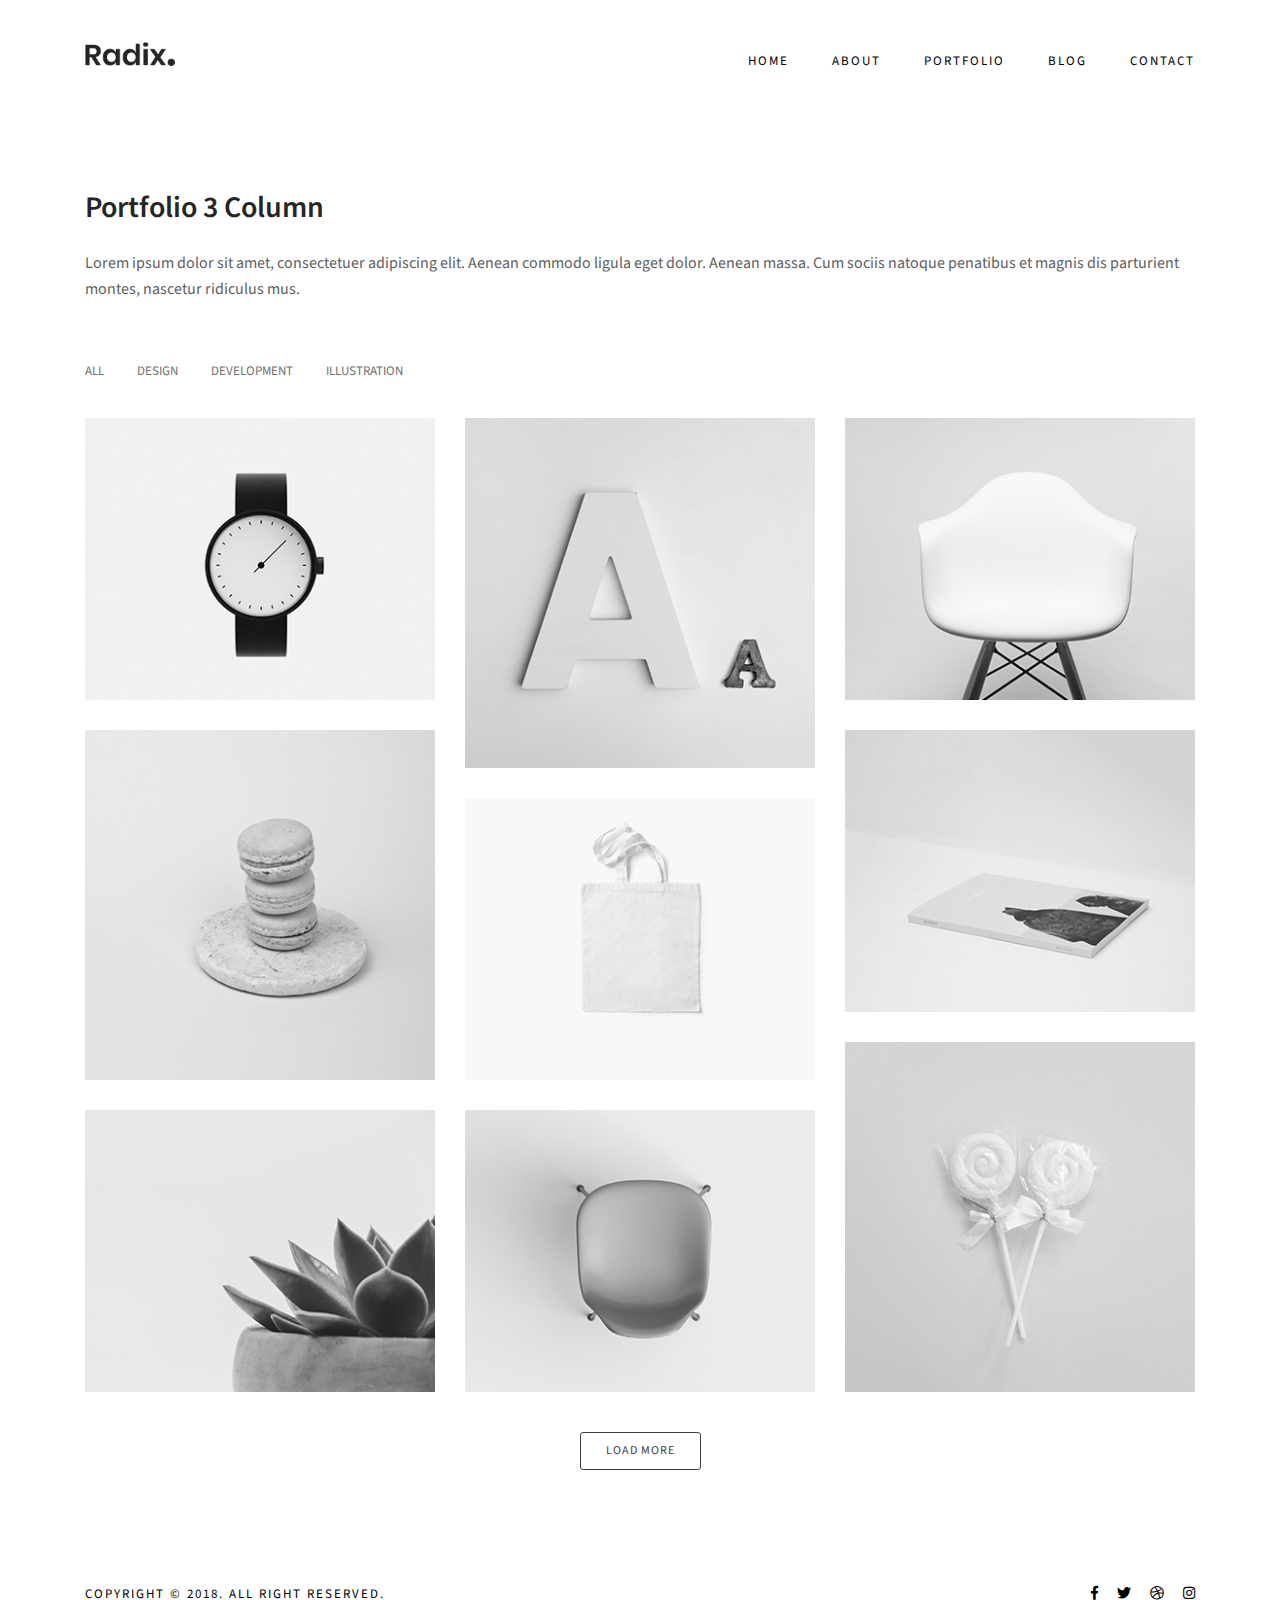
<file: portfolio.html>
<!doctype html>
<html lang="en" class="js">
	<head>
		<meta charset="utf-8">
		<title>Radix</title>
		<meta name="viewport" content="width=device-width, initial-scale=1, shrink-to-fit=no">

		<link rel="shortcut icon" href="assets/images/favicon.ico" type="image/x-icon">
		<link rel="icon" href="assets/images/favicon.ico" type="image/x-icon">
		<!--- End favicon-->

		<link href="https://fonts.googleapis.com/css?family=Source+Sans+Pro:300,400,600" rel="stylesheet">
		<!--- End google font-->
		<link rel="stylesheet" type="text/css" href="assets/css/plugins.css">
		
		<link rel="stylesheet" type="text/css" href="assets/css/style.css">
		<link rel="stylesheet" type="text/css" href="assets/css/custom.css">
		<!--End ALL STYLESHEET -->
	</head>

	<body>
		
		<header class="radix_header_area">
			<div class="container">
				<div class="row">
					<div class="col-md-4 col-sm-6">
						<div class="radix_logo">
							<a href="index.html"><img src="assets/images/logo.png" alt=""></a>
						</div>
					</div>
					
					<div class="col-md-8 col-sm-6 d-flex justify-content-end align-items-center">
						
						<!-- radix Responsive Menu Panel -->
						<div class="radix-responsive-menu-panel"></div>
						<div class="radix_menu">
							<ul>
								<li><a href="index.html">Home</a></li>
								<li><a href="about.html">About</a></li>
								<li><a href="portfolio.html">Portfolio</a>
									<ul>
										<li><a href="portfolio2.html">Portfolio 2 Column</a></li>
										<li><a href="portfolio-even.html">Portfolio Even</a></li>
										<li><a href="single_portfolio.html">Single Portfolio</a></li>
									</ul>
								</li>
								<li><a href="blog.html">Blog</a>
									<ul>
										<li><a href="single_blog.html">Single Post</a></li>
									</ul>
								</li>
								<li><a href="contact.html">Contact</a></li>
							</ul>
						</div>
					</div>
				</div><!--End row -->
			</div><!--End container -->
		</header><!--End radix_header_area -->

		<div class="radix_section_title_area">
			<div class="container">
				<div class="radix_section_title">
					<h2>Portfolio 3 Column</h2>
					<p>Lorem ipsum dolor sit amet, consectetuer adipiscing elit. Aenean commodo ligula eget dolor. Aenean massa. Cum sociis natoque penatibus et magnis dis parturient montes, nascetur ridiculus mus. </p>
				</div>
			</div><!--End container -->
		</div><!--End radix_section_title -->

		<section class="radix_gallery_area">
			<div class="container">
				<div class="radix_gallery_menu">
					<div class="watch-gallery-nav">
						<ul id="watch-filter-gallery" class="option-set clear-both" data-option-key="filter">
							<li data-option-value="*"><a class="active" href="#">All</a></li>
							<li data-option-value=".design"><a href="#">Design </a></li>
							<li data-option-value=".development"><a href="#">Development</a></li>
							<li data-option-value=".illustration"><a href="#">illustration</a></li>
						</ul>
					</div>
				</div>
				<div class="radix_galler_wrap" id="radix_gallery_three_column">
					<div class="collection-grid-item development">
                        <div class="radix_gallery_single_item">
                            <!-- start  vimeo video lightbox  -->
                            <a class="radix_zoom_gallery js-modal-btn vimeo-btn" data-video-id="288806585">
                                <div class="radix_gallery_img">
                                    <img src="assets/images/gallery-01.jpg" alt="">
                                    <div class="radix_galley_hover_content">
                                        <h3>Vimeo Lightbox</h3>
                                        <p>DESIGN</p>
                                    </div>
                                </div>
                            </a>
                            <!-- end  vimeo video lightbox  -->
                        </div>
					</div>
					<div class="collection-grid-item design development">
                        <div class="radix_gallery_single_item">
                            <!-- image lightbox  start -->
							<a class="radix_zoom_gallery lightbox" href="assets/images/gallery-02.jpg">
								<div class="radix_gallery_img">
									<img src="assets/images/gallery-02.jpg" alt="">
									<div class="radix_galley_hover_content">
										<h3>Image Lightbox</h3>
										<p>DESIGN</p>
									</div>
								</div>
							</a>
                            <!-- image lightbox  end -->
						</div>
					</div>
					<div class="collection-grid-item design development illustration">
                        <div class="radix_gallery_single_item">
                            <!-- start  youtube video lightbox  -->
                            <a class="radix_zoom_gallery js-modal-btn youtube-btn" data-video-id="itAl2nPFLe4">
								<div class="radix_gallery_img">
									<img src="assets/images/gallery-03.jpg" alt="">
									<div class="radix_galley_hover_content">
                                        <h3>Youtube Lightbox</h3>
                                        <p>DESIGN</p>
                                    </div>
                                </div>
                            </a>
                            <!-- end  youtube video lightbox  -->
						</div>
					</div>
					<div class="collection-grid-item development illustration">
                        <div class="radix_gallery_single_item">
                            <!-- image lightbox  start -->
							<a class="radix_zoom_gallery lightbox" href="assets/images/gallery-04.jpg">
								<div class="radix_gallery_img">
									<img src="assets/images/gallery-04.jpg" alt="">
									<div class="radix_galley_hover_content">
										<h3>Image Lightbox</h3>
										<p>DESIGN</p>
									</div>
								</div>
							</a>
                            <!-- image lightbox  end -->
						</div>
					</div>
					<div class="collection-grid-item development">
                        <div class="radix_gallery_single_item">
                            <!-- start  vimeo video lightbox  -->
                            <a class="radix_zoom_gallery js-modal-btn vimeo-btn" data-video-id="288806585">
								<div class="radix_gallery_img">
									<img src="assets/images/gallery-06.jpg" alt="">
									<div class="radix_galley_hover_content">
                                        <h3>Vimeo Lightbox</h3>
                                        <p>DESIGN</p>
                                    </div>
                                </div>
                            </a>
                            <!-- end  vimeo video lightbox  -->
						</div>
					</div>
					<div class="collection-grid-item illustration">
                        <div class="radix_gallery_single_item">
                            <!-- image lightbox  start -->
							<a class="radix_zoom_gallery lightbox" href="assets/images/gallery-05.jpg">
								<div class="radix_gallery_img">
									<img src="assets/images/gallery-05.jpg" alt="">
									<div class="radix_galley_hover_content">
										<h3>Image Lightbox</h3>
										<p>DESIGN</p>
									</div>
								</div>
							</a>
                            <!-- image lightbox  end -->
						</div>
					</div>
					<div class="collection-grid-item design illustration">
                        <div class="radix_gallery_single_item">
                            <!-- start  vimeo video lightbox  -->
                            <a class="radix_zoom_gallery js-modal-btn vimeo-btn" data-video-id="288806585">
								<div class="radix_gallery_img">
									<img src="assets/images/gallery-09.jpg" alt="">
									<div class="radix_galley_hover_content">
                                        <h3>Vimeo Lightbox</h3>
                                        <p>DESIGN</p>
                                    </div>
                                </div>
                            </a>
                            <!-- end  vimeo video lightbox  -->
						</div>
					</div>
					<div class="collection-grid-item design development">
                        <div class="radix_gallery_single_item">
                            <!-- image lightbox  start -->
							<a class="radix_zoom_gallery lightbox" href="assets/images/gallery-07.jpg">
								<div class="radix_gallery_img">
									<img src="assets/images/gallery-07.jpg" alt="">
									<div class="radix_galley_hover_content">
										<h3>Image Lightbox</h3>
										<p>DESIGN</p>
									</div>
								</div>
							</a>
                            <!-- image lightbox  end -->
						</div>
					</div>
					<div class="collection-grid-item design">
                        <div class="radix_gallery_single_item">
                            <!-- start  vimeo video lightbox  -->
                            <a class="radix_zoom_gallery js-modal-btn vimeo-btn" data-video-id="288806585">
								<div class="radix_gallery_img">
									<img src="assets/images/gallery-08.jpg" alt="">
									<div class="radix_galley_hover_content">
                                        <h3>Vimeo Lightbox</h3>
                                        <p>DESIGN</p>
                                    </div>
                                </div>
                            </a>
                            <!-- end  vimeo video lightbox  -->
						</div>
					</div>
				</div>
				<div class="radix_btn">
					<a class="radix_default_btn" href="#">load more</a>
				</div>
			</div><!--End container -->
		</section><!--End radix_gallery_area -->

		<footer class="radix_footer_area">
			<div class="container">
				<div class="row">
					<div class="col-lg-6 col-md-7 col-sm-9">
						<div class="radix_copy_right">
							<p>COPYRIGHT &copy; 2018. All right reserved.</p>
						</div>
					</div>
					<div class="col-lg-6 col-md-5 col-sm-3 d-flex justify-content-end">
						<div class="radix_social_icon">
							<ul>
								<li><a href="#"><i class="fab fa-facebook-f"></i></a></li>
								<li><a href="#"><i class="fab fa-twitter"></i></a></li>
								<li><a href="#"><i class="fab fa-dribbble"></i></a></li>
								<li><a href="#"><i class="fab fa-instagram"></i></a></li>
							</ul>
						</div>
					</div>
				</div><!--End row -->
			</div><!--End container -->
		</footer><!--End radix_footer_area -->




		<script src="assets/js/vendor/jquery-3.3.1.min.js"></script>
		<script src="assets/js/plugins.js"></script>
		<script src="assets/js/main.js"></script>
		<!--End ALL JS -->
	</body>
</html>
</file>
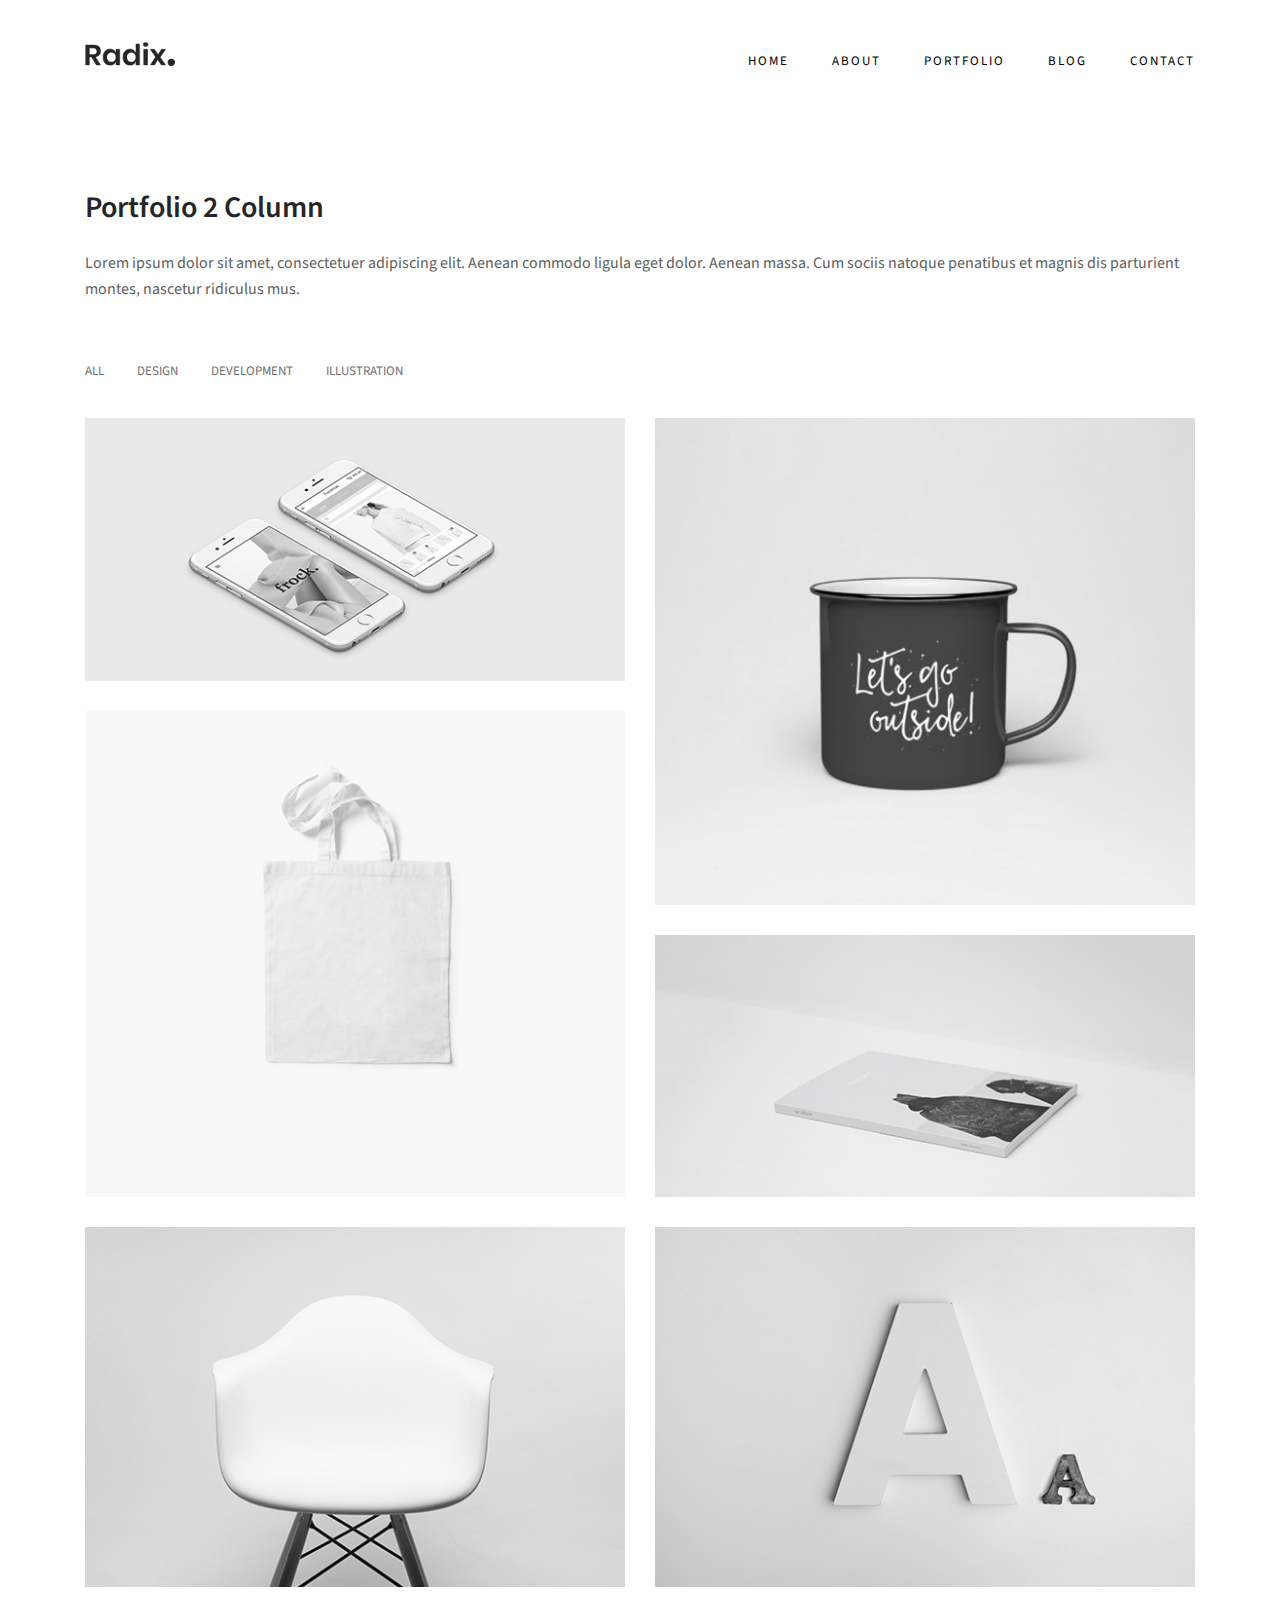
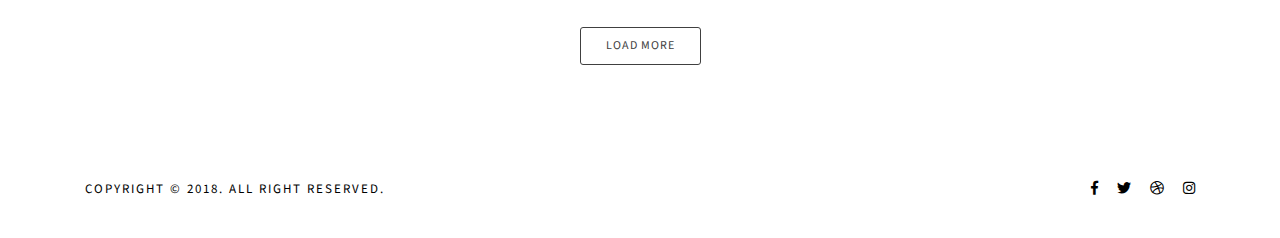
<file: portfolio2.html>
<!doctype html>
<html lang="en" class="js">
	<head>
		<meta charset="utf-8">
		<title>Radix</title>
		<meta name="viewport" content="width=device-width, initial-scale=1, shrink-to-fit=no">

		<link rel="shortcut icon" href="assets/images/favicon.ico" type="image/x-icon">
		<link rel="icon" href="assets/images/favicon.ico" type="image/x-icon">
		<!--- End favicon-->

		<link href="https://fonts.googleapis.com/css?family=Source+Sans+Pro:300,400,600" rel="stylesheet">
		<!--- End google font-->
		<link rel="stylesheet" type="text/css" href="assets/css/plugins.css">
		
		<link rel="stylesheet" type="text/css" href="assets/css/style.css">
		<link rel="stylesheet" type="text/css" href="assets/css/custom.css">
		<!--End ALL STYLESHEET -->
	</head>

	<body>

		<header class="radix_header_area">
			<div class="container">
				<div class="row">
					<div class="col-md-4 col-sm-6">
						<div class="radix_logo">
							<a href="index.html"><img src="assets/images/logo.png" alt=""></a>
						</div>
					</div>
					
					<div class="col-md-8 col-sm-6 d-flex justify-content-end align-items-center">
						
						<!-- radix Responsive Menu Panel -->
						<div class="radix-responsive-menu-panel"></div>
						<div class="radix_menu">
							<ul>
								<li><a href="index.html">Home</a></li>
								<li><a href="about.html">About</a></li>
								<li><a href="portfolio.html">Portfolio</a>
									<ul>
										<li><a href="portfolio2.html">Portfolio 2 Column</a></li>
										<li><a href="portfolio-even.html">Portfolio Even</a></li>
										<li><a href="single_portfolio.html">Single Portfolio</a></li>
									</ul>
								</li>
								<li><a href="blog.html">Blog</a>
									<ul>
										<li><a href="single_blog.html">Single Post</a></li>
									</ul>
								</li>
								<li><a href="contact.html">Contact</a></li>
							</ul>
						</div>
					</div>
				</div><!--End row -->
			</div><!--End container -->
		</header><!--End radix_header_area -->

		<div class="radix_section_title_area">
			<div class="container">
				<div class="radix_section_title">
					<h2>Portfolio 2 Column</h2>
					<p>Lorem ipsum dolor sit amet, consectetuer adipiscing elit. Aenean commodo ligula eget dolor. Aenean massa. Cum sociis natoque penatibus et magnis dis parturient montes, nascetur ridiculus mus. </p>
				</div>
			</div><!--End container -->
		</div><!--End radix_section_title -->

		<section class="radix_gallery_area">
			<div class="container">
				<div class="radix_gallery_menu">
					<div class="watch-gallery-nav">
						<ul id="watch-filter-gallery" class="option-set clear-both" data-option-key="filter">
							<li data-option-value="*"><a class="active" href="#">All</a></li>
							<li data-option-value=".design"><a href="#">Design </a></li>
							<li data-option-value=".development"><a href="#">Development</a></li>
							<li data-option-value=".illustration"><a href="#">illustration</a></li>
						</ul>
					</div>
				</div>
				<div class="radix_galler_wrap" id="radix_gallery_two_column">
					<div class="collection-grid-item development">
						<div class="radix_gallery_single_item">
                            <!-- start  vimeo video lightbox  -->
                            <a class="radix_zoom_gallery js-modal-btn vimeo-btn" data-video-id="288806585">
								<div class="radix_gallery_img">
									<img src="assets/images/portfolio/gallery-01.jpg" alt="">
									<div class="radix_galley_hover_content">
                                        <h3>Vimeo Lightbox</h3>
                                        <p>DESIGN</p>
                                    </div>
                                </div>
                            </a>
                            <!-- end  vimeo video lightbox  -->
						</div>
					</div>
					<div class="collection-grid-item design development">
						<div class="radix_gallery_single_item">
                            <!-- image lightbox  start -->
							<a class="radix_zoom_gallery lightbox" href="assets/images/portfolio/gallery-02.jpg">
								<div class="radix_gallery_img">
									<img src="assets/images/portfolio/gallery-02.jpg" alt="">
									<div class="radix_galley_hover_content">
										<h3>Image Lightbox</h3>
										<p>DESIGN</p>
									</div>
								</div>
							</a>
                            <!-- image lightbox  end -->
						</div>
					</div>
					<div class="collection-grid-item design development illustration">
						<div class="radix_gallery_single_item">
                            <!-- start  youtube video lightbox  -->
                            <a class="radix_zoom_gallery js-modal-btn youtube-btn" data-video-id="itAl2nPFLe4">
								<div class="radix_gallery_img">
									<img src="assets/images/portfolio/gallery-03.jpg" alt="">
									<div class="radix_galley_hover_content">
                                        <h3>Youtube Lightbox</h3>
                                        <p>DESIGN</p>
                                    </div>
                                </div>
                            </a>
                            <!-- end  youtube video lightbox  -->
						</div>
					</div>
					<div class="collection-grid-item development illustration">
						<div class="radix_gallery_single_item">
                            <!-- start  vimeo video lightbox  -->
                            <a class="radix_zoom_gallery js-modal-btn vimeo-btn" data-video-id="288806585">
								<div class="radix_gallery_img">
									<img src="assets/images/portfolio/gallery-04.jpg" alt="">
									<div class="radix_galley_hover_content">
                                        <h3>Vimeo Lightbox</h3>
                                        <p>DESIGN</p>
                                    </div>
                                </div>
                            </a>
                            <!-- end  vimeo video lightbox  -->
						</div>
					</div>
					<div class="collection-grid-item development">
						<div class="radix_gallery_single_item">
                            <!-- start  vimeo video lightbox  -->
                            <a class="radix_zoom_gallery js-modal-btn vimeo-btn" data-video-id="288806585">
								<div class="radix_gallery_img">
									<img src="assets/images/portfolio/gallery-05.jpg" alt="">
									<div class="radix_galley_hover_content">
                                        <h3>Vimeo Lightbox</h3>
                                        <p>DESIGN</p>
                                    </div>
                                </div>
                            </a>
                            <!-- end  vimeo video lightbox  -->
						</div>
					</div>
					<div class="collection-grid-item illustration">
						<div class="radix_gallery_single_item">
                            <!-- start  vimeo video lightbox  -->
                            <a class="radix_zoom_gallery js-modal-btn vimeo-btn" data-video-id="288806585">
								<div class="radix_gallery_img">
									<img src="assets/images/portfolio/gallery-06.jpg" alt="">
									<div class="radix_galley_hover_content">
                                        <h3>Vimeo Lightbox</h3>
                                        <p>DESIGN</p>
                                    </div>
                                </div>
                            </a>
                            <!-- end  vimeo video lightbox  -->
						</div>
					</div>
				</div>
				<div class="radix_btn">
					<a class="radix_default_btn" href="#">load more</a>
				</div>
			</div><!--End container -->
		</section><!--End radix_gallery_area -->

		<footer class="radix_footer_area">
			<div class="container">
				<div class="row">
					<div class="col-lg-6 col-md-7 col-sm-9">
						<div class="radix_copy_right">
							<p>COPYRIGHT &copy; 2018. All right reserved.</p>
						</div>
					</div>
					<div class="col-lg-6 col-md-5 col-sm-3 d-flex justify-content-end">
						<div class="radix_social_icon">
							<ul>
								<li><a href="#"><i class="fab fa-facebook-f"></i></a></li>
								<li><a href="#"><i class="fab fa-twitter"></i></a></li>
								<li><a href="#"><i class="fab fa-dribbble"></i></a></li>
								<li><a href="#"><i class="fab fa-instagram"></i></a></li>
							</ul>
						</div>
					</div>
				</div><!--End row -->
			</div><!--End container -->
		</footer><!--End radix_footer_area -->




		<script src="assets/js/vendor/jquery-3.3.1.min.js"></script>
		<script src="assets/js/plugins.js"></script>
		<script src="assets/js/main.js"></script>
		<!--End ALL JS -->
	</body>
</html>
</file>
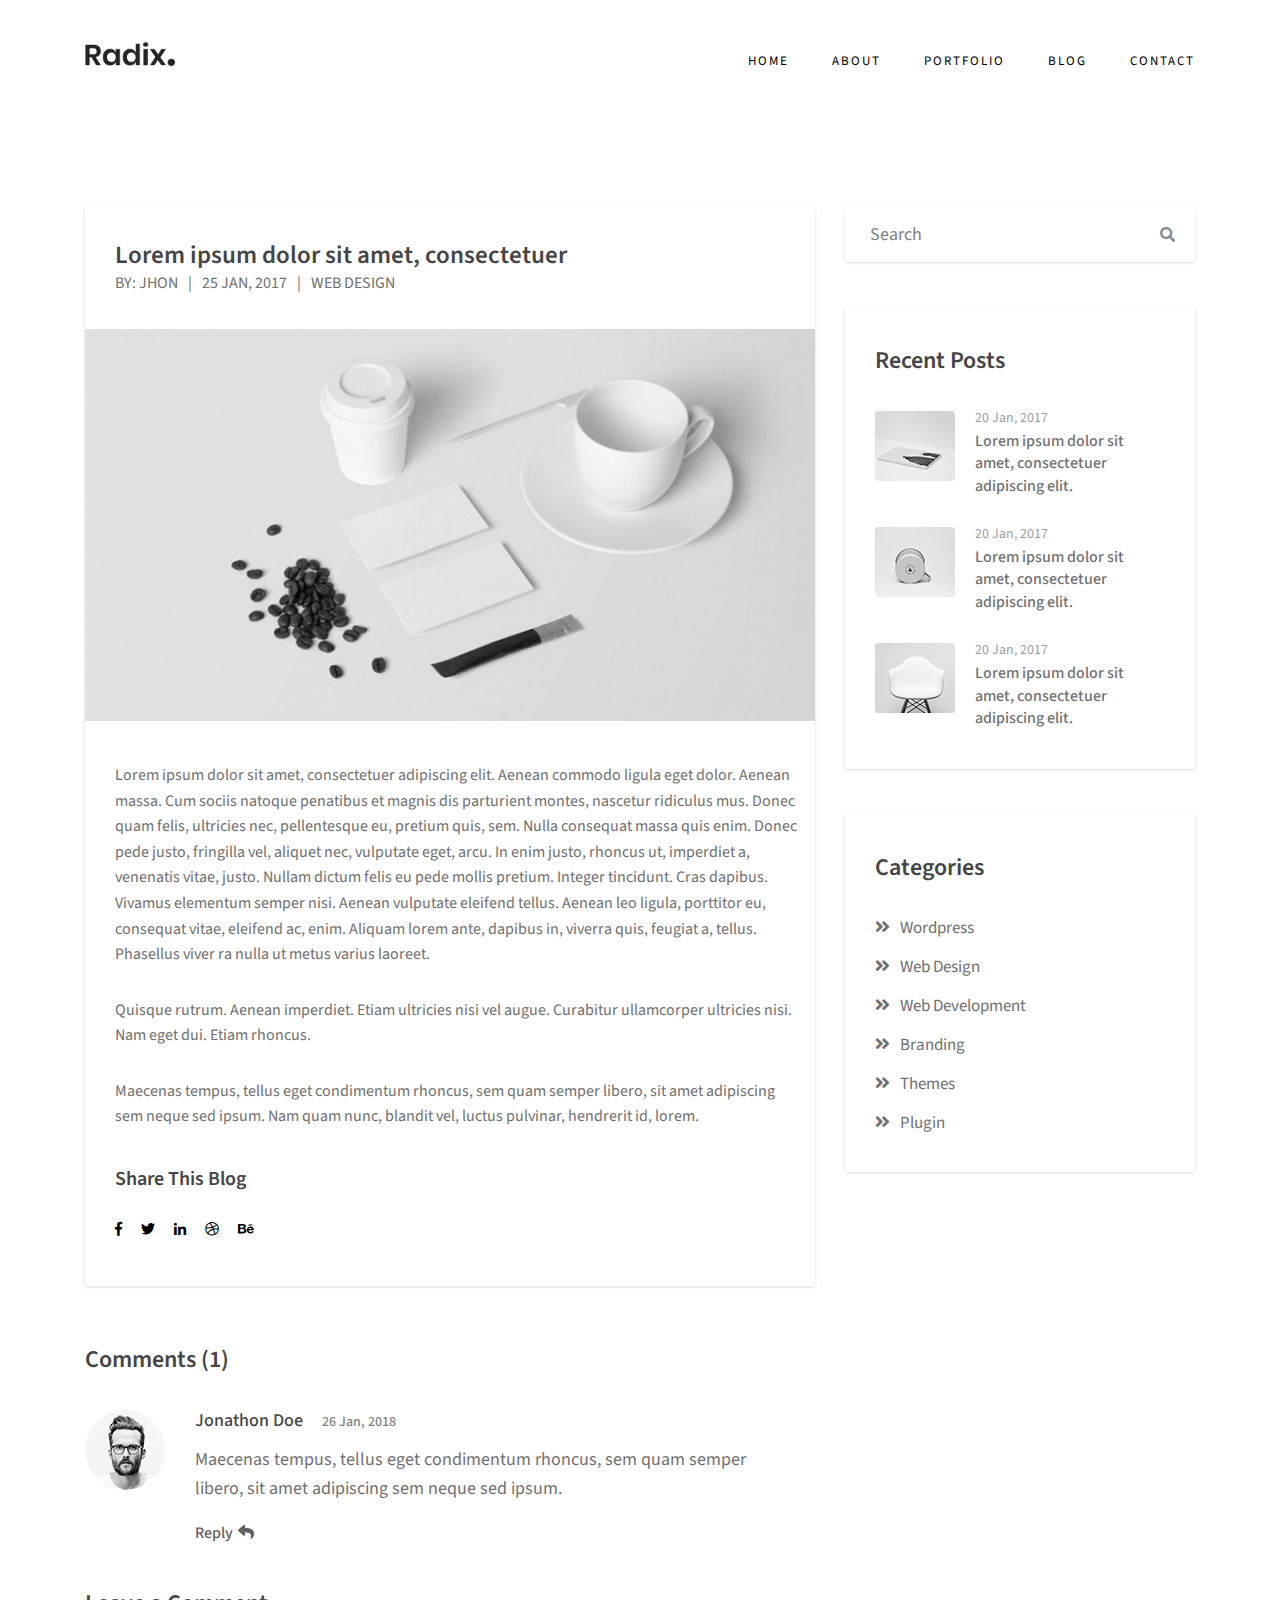
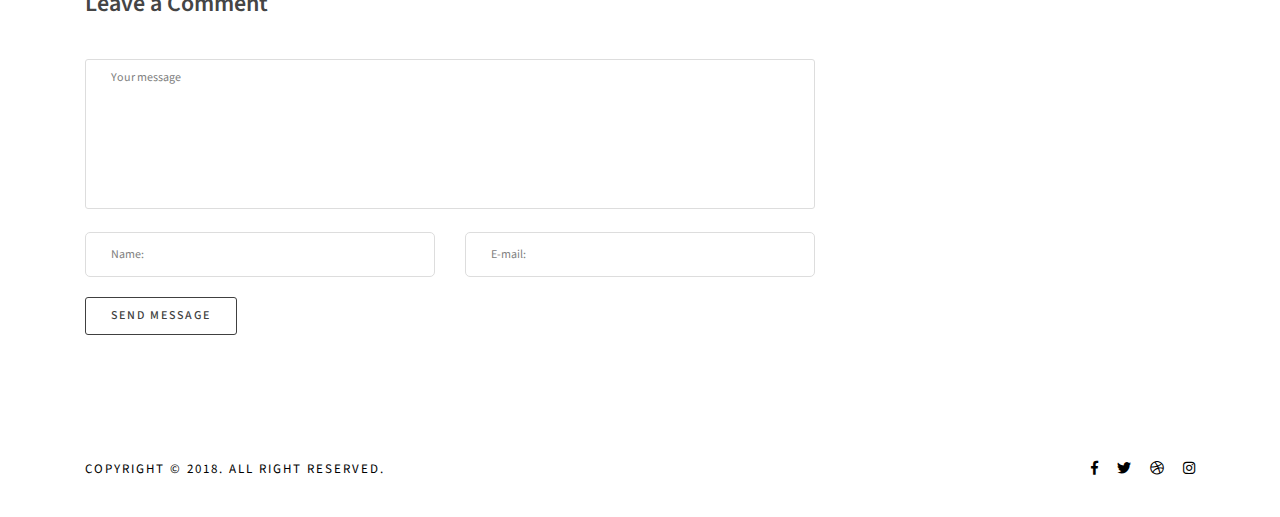
<file: single_blog.html>
<!doctype html>
<html lang="en" class="js">
	<head>
		<meta charset="utf-8">
		<title>Radix</title>
		<meta name="viewport" content="width=device-width, initial-scale=1, shrink-to-fit=no">

		<link rel="shortcut icon" href="assets/images/favicon.ico" type="image/x-icon">
		<link rel="icon" href="assets/images/favicon.ico" type="image/x-icon">
		<!--- End favicon-->

		<link href="https://fonts.googleapis.com/css?family=Source+Sans+Pro:300,400,600" rel="stylesheet">
		<!--- End google font-->
		<link rel="stylesheet" type="text/css" href="assets/css/plugins.css">
		
		<link rel="stylesheet" type="text/css" href="assets/css/style.css">
		<link rel="stylesheet" type="text/css" href="assets/css/custom.css">
		<!--End ALL STYLESHEET -->
	</head>

	<body>

		<header class="radix_header_area">
			<div class="container">
				<div class="row">
					<div class="col-md-4 col-sm-6">
						<div class="radix_logo">
							<a href="index.html"><img src="assets/images/logo.png" alt=""></a>
						</div>
					</div>
					
					<div class="col-md-8 col-sm-6 d-flex justify-content-end align-items-center">
						
						<!-- radix Responsive Menu Panel -->
						<div class="radix-responsive-menu-panel"></div>
						<div class="radix_menu">
							<ul>
								<li><a href="index.html">Home</a></li>
								<li><a href="about.html">About</a></li>
								<li><a href="portfolio.html">Portfolio</a>
									<ul>
										<li><a href="portfolio2.html">Portfolio 2 Column</a></li>
										<li><a href="portfolio-even.html">Portfolio Even</a></li>
										<li><a href="single_portfolio.html">Single Portfolio</a></li>
									</ul>
								</li>
								<li><a href="blog.html">Blog</a>
									<ul>
										<li><a href="single_blog.html">Single Post</a></li>
									</ul>
								</li>
								<li><a href="contact.html">Contact</a></li>
							</ul>
						</div>
					</div>
				</div><!--End row -->
			</div><!--End container -->
		</header><!--End radix_header_area -->


		<div class="radix_blog_area radix_single_blog">
			<div class="container">
				<div class="row">
					<div class="col-lg-8 col-md-7">
						<div class="radix_blog_left_wrap">
							<div class="radix_blog_single_item">
								<div class="radix_blog_title">
									<a href="#"><h2>Lorem ipsum dolor sit amet, consectetuer</h2></a>
									<p>By: Jhon<span>|</span>25 jan, 2017<span>|</span>web design</p>
								</div>
								<div class="radix_blog_single_img">
									<img src="assets/images/blog/blog-01.jpg" alt="">
								</div>
								<div class="radix_blog_bottom_content">
									<p>Lorem ipsum dolor sit amet, consectetuer adipiscing elit. Aenean commodo ligula eget dolor. Aenean massa. Cum sociis natoque penatibus et magnis dis parturient montes, nascetur ridiculus mus. Donec quam felis, ultricies nec, pellentesque eu, pretium quis, sem. Nulla consequat massa quis enim. Donec pede justo, fringilla vel, aliquet nec, vulputate eget, arcu. In enim justo, rhoncus ut, imperdiet a, venenatis vitae, justo. Nullam dictum felis eu pede mollis pretium. Integer tincidunt. Cras dapibus. Vivamus elementum semper nisi. Aenean vulputate eleifend tellus. Aenean leo ligula, porttitor eu, consequat vitae, eleifend ac, enim. Aliquam lorem ante, dapibus in, viverra quis, feugiat a, tellus. Phasellus viver ra nulla ut metus varius laoreet.</p>
									<p>Quisque rutrum. Aenean imperdiet. Etiam ultricies nisi vel augue. Curabitur ullamcorper ultricies nisi. Nam eget dui. Etiam rhoncus.</p>
									<p>Maecenas tempus, tellus eget condimentum rhoncus, sem quam semper libero, sit amet adipiscing sem neque sed ipsum. Nam quam nunc, blandit vel, luctus pulvinar, hendrerit id, lorem. </p>
								</div>
								<div class="radix_share_blog">
									<h2>Share This Blog</h2>
									<div class="radix_social_icon">
										<ul>
											<li><a href="#"><i class="fab fa-facebook-f"></i></a></li>
											<li><a href="#"><i class="fab fa-twitter"></i></a></li>
											<li><a href="#"><i class="fab fa-linkedin-in"></i></a></li>
											<li><a href="#"><i class="fab fa-dribbble"></i></a></li>
											<li><a href="#"><i class="fab fa-behance"></i></a></li>
										</ul>
									</div>
								</div>
							</div>
						</div>
						<div class="radix_viewer_comment">
							<div class="radix_single_blog_comment">
								<h3>Comments (1)</h3>
								<div class="radix_single_blog_comment_wrap">
									<div class="radix_user_comment">
										<img src="assets/images/blog/viewer.png" alt="">
									</div>
									<div class="radix_user_content">
										<h3>Jonathon Doe <span>26 Jan, 2018</span></h3>
										<p>Maecenas tempus, tellus eget condimentum rhoncus, sem quam semper libero, sit amet adipiscing sem neque sed ipsum. </p>
										<a class="radix_repay" href="#">Reply<i class="fas fa-reply"></i></a>
									</div>
								</div>
							</div>
							<div class="radix_comment_box">
								<h3>Leave a Comment</h3>
								<form action="radix_comment" method="POST">
									<div class="radix_input_item">
										<textarea name="textarea" placeholder="Your message"></textarea>
									</div>
									<div class="radix_comment_form">
										<div class="radix_input_item">
											<input type="text" placeholder="Name:">
										</div>
										<div class="radix_input_item">
											<input  type="text" placeholder="E-mail:">
										</div>
									</div>
									<div class="radix_input_submit">
										<input type="submit" value="send message">
									</div>
								</form>
							</div>
						</div>
					</div>
					<div class="col-lg-4 col-md-5">
						<div class="radix_blog_sidebar">
							<div class="radix_search">
								<form class="radix-form">
									<input class="radix_subscribe_email" placeholder="Search" required="required" name="EMAIL" type="email">
									<button class="radix_subscribe_btn" type="submit"><i class="fas fa-search"></i></button>
								</form>
							</div>
							<div class="radix_blog_sidebar_item">
								<div class="radix_blog_sidebar_title">
									<h2>Recent Posts</h2>
								</div>
								<div class="redex_blog_recent_post">
									<div class="radix_blog_img">
										<img src="assets/images/blog/post-01.jpg" alt="">
									</div>
									<div class="radix_blog_content">
										<p>20 Jan, 2017</p>
										<a href="#"><h2>Lorem ipsum dolor sit amet, consectetuer adipiscing elit.</h2></a>
									</div>
								</div>
								<div class="redex_blog_recent_post">
									<div class="radix_blog_img">
										<img src="assets/images/blog/post-02.jpg" alt="">
									</div>
									<div class="radix_blog_content">
										<p>20 Jan, 2017</p>
										<a href="#"><h2>Lorem ipsum dolor sit amet, consectetuer adipiscing elit.</h2></a>
									</div>
								</div>
								<div class="redex_blog_recent_post">
									<div class="radix_blog_img">
										<img src="assets/images/blog/post-03.jpg" alt="">
									</div>
									<div class="radix_blog_content">
										<p>20 Jan, 2017</p>
										<a href="#"><h2>Lorem ipsum dolor sit amet, consectetuer adipiscing elit.</h2></a>
									</div>
								</div>
							</div>
							<div class="radix_blog_sidebar_item">
								<div class="radix_blog_sidebar_title">
									<h2>Categories</h2>
								</div>
								<ul class="radix_category">
									<li><a href="#"><i class="fas fa-angle-double-right"></i>Wordpress</a></li>
									<li><a href="#"><i class="fas fa-angle-double-right"></i>Web Design</a></li>
									<li><a href="#"><i class="fas fa-angle-double-right"></i>Web Development</a></li>
									<li><a href="#"><i class="fas fa-angle-double-right"></i>Branding</a></li>
									<li><a href="#"><i class="fas fa-angle-double-right"></i>Themes</a></li>
									<li><a href="#"><i class="fas fa-angle-double-right"></i>Plugin</a></li>
								</ul>
							</div>
						</div>
					</div>
				</div><!--End row -->
			</div><!--End container -->
		</div><!--End radix_blog_area -->
		

		<footer class="radix_footer_area">
			<div class="container">
				<div class="row">
					<div class="col-lg-6 col-md-7 col-sm-9">
						<div class="radix_copy_right">
							<p>COPYRIGHT &copy; 2018. All right reserved.</p>
						</div>
					</div>
					<div class="col-lg-6 col-md-5 col-sm-3 d-flex justify-content-end">
						<div class="radix_social_icon">
							<ul>
								<li><a href="#"><i class="fab fa-facebook-f"></i></a></li>
								<li><a href="#"><i class="fab fa-twitter"></i></a></li>
								<li><a href="#"><i class="fab fa-dribbble"></i></a></li>
								<li><a href="#"><i class="fab fa-instagram"></i></a></li>
							</ul>
						</div>
					</div>
				</div><!--End row -->
			</div><!--End container -->
		</footer><!--End radix_footer_area -->




		<script src="assets/js/vendor/jquery-3.3.1.min.js"></script>
		<script src="assets/js/plugins.js"></script>
		<script src="assets/js/main.js"></script>
		<!--End ALL JS -->
	</body>
</html>
</file>
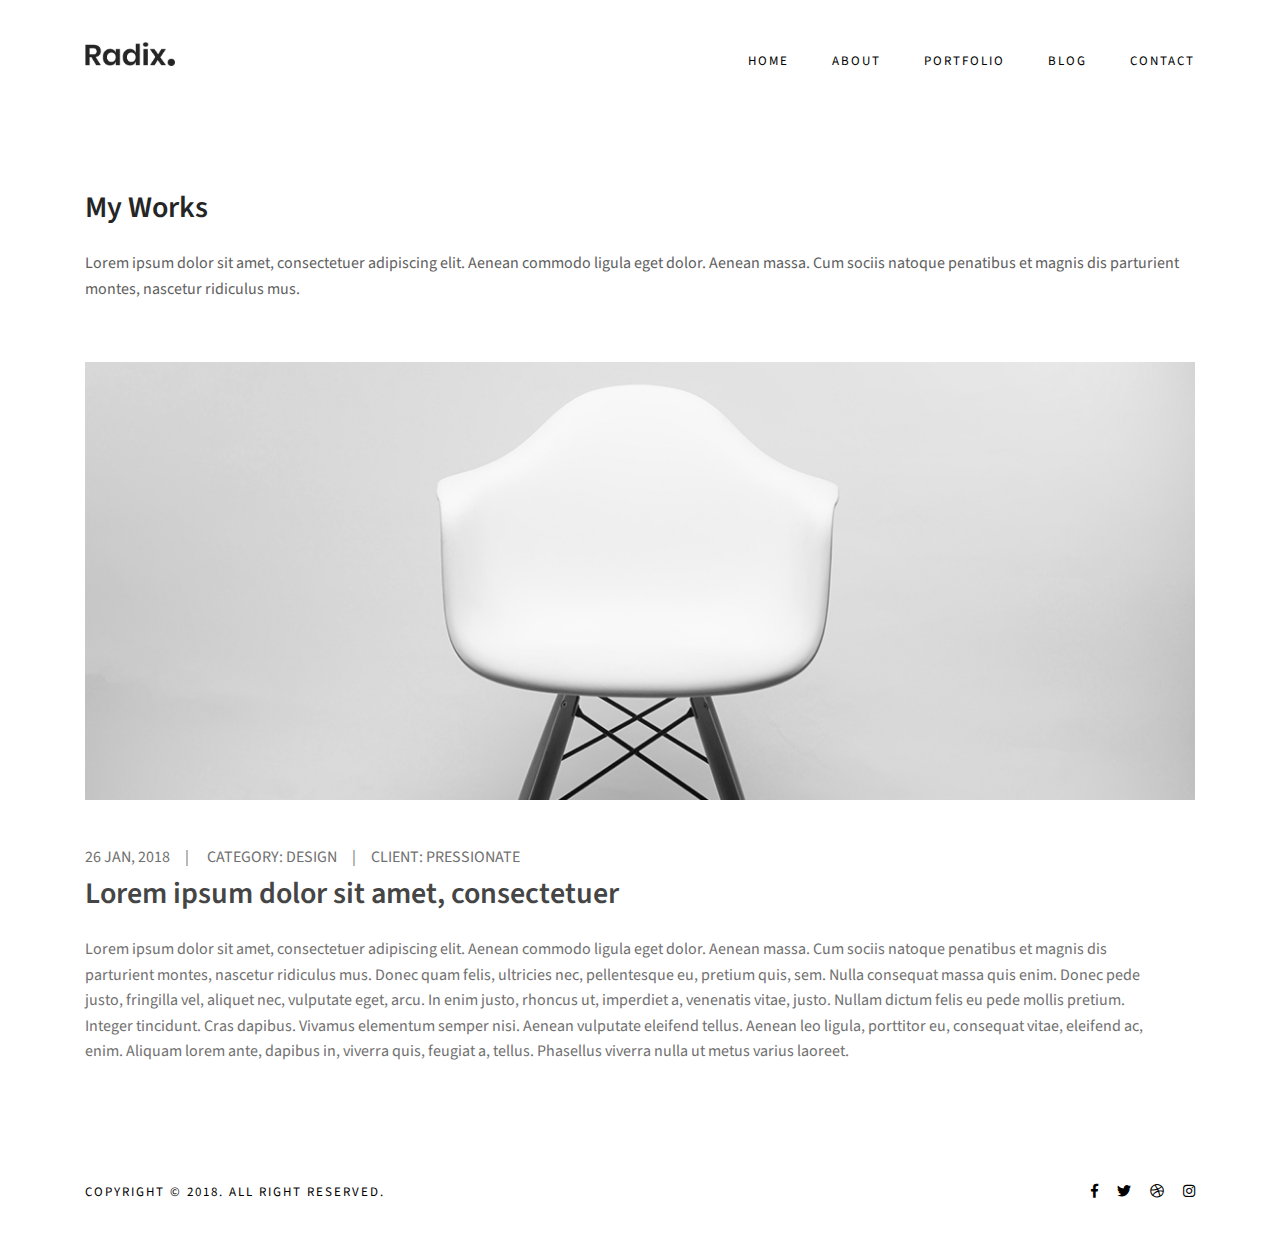
<file: single_portfolio.html>
<!doctype html>
<html lang="en" class="js">
	<head>
		<meta charset="utf-8">
		<title>Radix</title>
		<meta name="viewport" content="width=device-width, initial-scale=1, shrink-to-fit=no">

		<link rel="shortcut icon" href="assets/images/favicon.ico" type="image/x-icon">
		<link rel="icon" href="assets/images/favicon.ico" type="image/x-icon">
		<!--- End favicon-->

		<link href="https://fonts.googleapis.com/css?family=Source+Sans+Pro:300,400,600" rel="stylesheet">
		<!--- End google font-->
		<link rel="stylesheet" type="text/css" href="assets/css/plugins.css">
		
		<link rel="stylesheet" type="text/css" href="assets/css/style.css">
		<link rel="stylesheet" type="text/css" href="assets/css/custom.css">
		<!--End ALL STYLESHEET -->
	</head>
	<body>

		<header class="radix_header_area">
			<div class="container">
				<div class="row">
					<div class="col-md-4 col-sm-6">
						<div class="radix_logo">
							<a href="index.html"><img src="assets/images/logo.png" alt=""></a>
						</div>
					</div>
					
					<div class="col-md-8 col-sm-6 d-flex justify-content-end align-items-center">
						
						<!-- radix Responsive Menu Panel -->
						<div class="radix-responsive-menu-panel"></div>
						<div class="radix_menu">
							<ul>
								<li><a href="index.html">Home</a></li>
								<li><a href="about.html">About</a></li>
								<li><a href="portfolio.html">Portfolio</a>
									<ul>
										<li><a href="portfolio2.html">Portfolio 2 Column</a></li>
										<li><a href="portfolio-even.html">Portfolio Even</a></li>
										<li><a href="single_portfolio.html">Single Portfolio</a></li>
									</ul>
								</li>
								<li><a href="blog.html">Blog</a>
									<ul>
										<li><a href="single_blog.html">Single Post</a></li>
									</ul>
								</li>
								<li><a href="contact.html">Contact</a></li>
							</ul>
						</div>
					</div>
				</div><!--End row -->
			</div><!--End container -->
		</header><!--End radix_header_area -->

		<div class="radix_section_title_area">
			<div class="container">
				<div class="radix_section_title">
					<h2>My Works</h2>
					<p>Lorem ipsum dolor sit amet, consectetuer adipiscing elit. Aenean commodo ligula eget dolor. Aenean massa. Cum sociis natoque penatibus et magnis dis parturient montes, nascetur ridiculus mus. </p>
				</div>
			</div><!--End container -->
		</div><!--End radix_section_title -->
		
		<div class="radix_portfolio_area">
			<div class="container">
				<div class="radix_portfolio_wrap">
					<div class="redis_portfolio_single_img">
						<img src="assets/images/portfolio/single-portfolio.jpg" alt="">
					</div>
					<div class="radix_portfolio_content">
						<p class="portfolio_meta" >26 Jan, 2018<span>|</span> Category: Design<span>|</span>Client: Pressionate</p>
						<h2>Lorem ipsum dolor sit amet, consectetuer</h2>
						<p>Lorem ipsum dolor sit amet, consectetuer adipiscing elit. Aenean commodo ligula eget dolor. Aenean massa. Cum sociis natoque penatibus et magnis dis parturient montes, nascetur ridiculus mus. Donec quam felis, ultricies nec, pellentesque eu, pretium quis, sem. Nulla consequat massa quis enim. Donec pede justo, fringilla vel, aliquet nec, vulputate eget, arcu. In enim justo, rhoncus ut, imperdiet a, venenatis vitae, justo. Nullam dictum felis eu pede mollis pretium. Integer tincidunt. Cras dapibus. Vivamus elementum semper nisi. Aenean vulputate eleifend tellus. Aenean leo ligula, porttitor eu, consequat vitae, eleifend ac, enim. Aliquam lorem ante, dapibus in, viverra quis, feugiat a, tellus. Phasellus viverra nulla ut metus varius laoreet.</p>
					</div>
				</div>
			</div><!--End container -->
		</div><!--End radix_portfolio_area -->

		<footer class="radix_footer_area">
			<div class="container">
				<div class="row">
					<div class="col-lg-6 col-md-7 col-sm-9">
						<div class="radix_copy_right">
							<p>COPYRIGHT &copy; 2018. All right reserved.</p>
						</div>
					</div>
					<div class="col-lg-6 col-md-5 col-sm-3 d-flex justify-content-end">
						<div class="radix_social_icon">
							<ul>
								<li><a href="#"><i class="fab fa-facebook-f"></i></a></li>
								<li><a href="#"><i class="fab fa-twitter"></i></a></li>
								<li><a href="#"><i class="fab fa-dribbble"></i></a></li>
								<li><a href="#"><i class="fab fa-instagram"></i></a></li>
							</ul>
						</div>
					</div>
				</div><!--End row -->
			</div><!--End container -->
		</footer><!--End radix_footer_area -->




		<script src="assets/js/vendor/jquery-3.3.1.min.js"></script>
		<script src="assets/js/plugins.js"></script>
		<script src="assets/js/main.js"></script>
		<!--End ALL JS -->
	</body>
</html>
</file>
<file: assets/css/style.css>
/*==============================
[Table of contents]

radix HOME PAGE STYLESHEET
------------------------------
radix HEADER AREA
radix GALLERY AREA
radix FOOTER AREA


radix ABOUT PAGE STYLESHEET
-------------------------------
radix PORTFOLIO PAGE STYLESHEET
----------------------------------
radix BLOG PAGE STYLESHEET
-------------------------------------
radix CONTACT PAGE STYLESHEET


=============================================================--------------------------------------------------------------*/

/*html {
 font-size:18px
}*/

html,
body {
    -webkit-tap-highlight-color: transparent;
    -webkit-touch-callout: none;
    min-height: 100%;
    -webkit-text-size-adjust: 100%;
    -webkit-font-smoothing: antialiased;
    -moz-osx-font-smoothing: grayscale;
    font-smoothing: antialiased;
    text-rendering: optimizeLegibility;
}

body {
    font-family: 'Source Sans Pro', sans-serif;
    font-size: 16px;
    font-weight: 400;
    line-height: 1;
    color: #707070;
    background-color: #fff;
    overflow-x: hidden;
    word-wrap: break-word;
    word-break: normal;
}

a,
a:active,
a:focus,
a:active {
    text-decoration: none !important
}

input {
    -ms-box-sizing: border-box;
    box-sizing: border-box;
}

a:hover,
a:focus,
input:focus,
input:hover,
select:focus,
select:hover,
select:active,
textarea:focus,
textarea:hover,
button:focus {
    outline: none;
}

input:not([type="submit"]):not([type="radio"]):not([type="checkbox"]),
textarea {
    border: 1px solid rgba(0, 0, 0, 0.1);
    color: #999;
    display: inline-block;
    padding: 5px 10px;
}

dl {
    margin-bottom: 1.6em;
}

dt {
    font-weight: bold;
}

dd {
    margin-bottom: 1.6em;
}

table,
th,
td {
    border: 1px solid #eaeaea;
    border: 1px solid rgba(51, 51, 51, 0.1);
}

table {
    border-collapse: separate;
    border-spacing: 0;
    border-width: 1px 0 0 1px;
    margin: 0 0 1.6em;
    table-layout: fixed;
    /* Prevents HTML tables from becoming too wide */
    width: 100%;
}

caption,
th,
td {
    font-weight: normal;
    text-align: left;
}

th {
    border-width: 0 1px 1px 0;
    font-weight: 700;
}

td {
    border-width: 0 1px 1px 0;
}

th,
td {
    padding: 0.4em;
}

img {
    -ms-interpolation-mode: bicubic;
    border: 0;
    height: auto;
    max-width: 100%;
    vertical-align: middle;
}

iframe {
    width: 100%;
}



/*--------------------------------------------------------
radix HOME PAGE STYLESHEET
--------------------------------------------------------*/

/*--------------------------------------------------------
radix HEADER AREA
--------------------------------------------------------*/

header.radix_header_area {
    padding: 42px 0;
    position: relative;
}
.radix_logo img {
    width: 90px;
}
.radix_menu ul {
    margin: 0;
    padding: 0;
    list-style: none;
}

.radix_menu ul li {
    display: inline-block;
    margin: 0 20px;
    position: relative;
    padding: 10px 0;
}

.radix_menu ul li:first-child {
    margin-left: 0;
}

.radix_menu ul li:last-child {
    margin-right: 0;
}

.radix_menu ul li a {
    font-size: 13px;
    font-weight: 400;
    letter-spacing: 2px;
    color: #000;
    text-transform: uppercase;
    transition: all 0.4s;
}

.radix_menu ul li a:hover {
    color: #afafaf;
}

.radix_menu ul > li > ul {
    position: absolute;
    min-width: 200px;
    padding: 8px 0;
    transform: translateY(30px);
    opacity: 0;
    visibility: hidden;
    background-color: #585858;
    transition: all .3s;
    margin-top: 15px;
}

.radix_menu ul > li > ul li a {
    color: #ffffff;
    display: block;
    padding: 10px 20px;
    font-size: 13px;
}

.radix_menu ul > li > ul li a:hover {
    color: #ffffff;
}

.radix_menu ul > li > ul li {
    display: block;
    margin: 0;
    padding: 0;
    border-top: 1px solid rgba(255, 255, 255, .25);
}

.radix_menu ul > li > ul li:first-child {
    border-top: 0px solid rgba(255, 255, 255, 0);
}

.radix_menu ul > li:hover > ul {
    opacity: 1;
    transform: translateY(10px);
    visibility: visible;
}

.radix_menu ul ul li > ul {
    left: 100%;
    top: -11px;
}

.radix_menu ul ul li:hover ul {}

.radix_section_title {
    padding: 70px 0 60px;
}

.radix_section_title.radix_about_page {
    margin-right: 360px;
}

.radix_section_title h2 {
    font-size: 30px;
    color: #252525;
    margin: 0 0 25px;
    font-weight: 600;
    font-family: 'Source Sans Pro', sans-serif;
}

.radix_section_title p {
    font-size: 16px;
    color: #606060;
    margin: 0;
    line-height: 1.6;
    font-family: 'Source Sans Pro', sans-serif;
}

.radix_section_title span {
    color: #606060;
    font-weight: 300;
}

.mean-container .mean-bar {
    background: transparent;
}

.mean-container a.meanmenu-reveal {
    width: 30px;
    height: 30px;
    padding: 8px 13px 8px;
    color: #252525;
    font-size: 16px;
    line-height: 30px;
}

.mean-container a.meanmenu-reveal span {
    background: #252525;
    margin-top: 5px;
}

.mean-container .mean-nav {
    background: #252525;
}

.mean-container .mean-nav ul li a.mean-expand {
    height: 24px;
    line-height: 24px;
}

/*--------------------------------------------------------
radix GALLERY AREA
--------------------------------------------------------*/

.radix_gallery_area {
    padding: 0 0 70px;
}

.radix_galler_wrap {
    margin-left: -30px;
}

.radix_gallery_single_item {
    position: relative;
    margin-bottom: 30px;
    margin-left: 30px;
    transition: all 0.7s ease-in-out;
}

.radix-even-gallery .radix_gallery_img {
    height: 300px;
}

.radix-even-gallery .radix_gallery_img img {
    height: 100%;
    width: 100%;
    object-fit: cover;
    object-position: center;
}

.radix_gallery_menu {
    margin-bottom: 40px;
}

.watch-gallery-nav ul {
    margin: 0;
    padding: 0;
    list-style: none;
}

.watch-gallery-nav ul li {
    display: inline-block;
    margin: 0 15px;
}

.watch-gallery-nav ul li:first-child {
    margin-left: 0;
}

.watch-gallery-nav ul li:last-child {
    margin-right: 0;
}

.watch-gallery-nav ul li a {
    display: block;
    color: #707070;
    transition: all 0.4s;
    font-size: 13px;
    text-transform: uppercase;
    position: relative;
}

.watch-gallery-nav ul li a:hover {
    color: #252525;
}

.watch-gallery-nav ul li a::before {
    content: "";
    position: absolute;
    width: 0;
    height: 1px;
    background-color: #252525;
    bottom: -5px;
    left: 0;
    transition: all 0.4s;
}

.watch-gallery-nav ul li a:hover::before {
    width: 100%;
}

.radix_gallery_img {
    position: relative;
}

.radix_galley_hover_content {
    position: absolute;
    top: 50%;
    left: 50%;
    transform: translate(-50%, -50%);
    text-align: center;
    background-color: rgba(255, 255, 255, 0.8);
    width: 80%;
    height: 80%;
    display: flex;
    flex-direction: column;
    justify-content: center;
    opacity: 0;
    transition: all 0.4s;
}

.radix_gallery_single_item:hover .radix_galley_hover_content {
    opacity: 1;
}

.radix_galley_hover_content h3 {
    font-size: 15px;
    color: #404040;
    margin: 0 0 5px;
    font-weight: 500;
    text-transform: uppercase;
    letter-spacing: 2px;
}

.radix_galley_hover_content p {
    font-size: 12px;
    color: #404040;
    margin: 0;
    text-transform: uppercase;
    letter-spacing: 1px;
}

.mfp-bottom-bar {
    display: none;
}

.radix_btn {
    text-align: center;
    margin-top: 10px;
}

.radix_default_btn {
    color: #404040 !important;
    text-transform: uppercase;
    font-size: 12px;
    border: 1px solid #404040;
    padding: 12px 25px;
    display: inline-block;
    border-radius: 3px;
    letter-spacing: 1px;
    transition: all 0.4s;
}

.radix_default_btn:hover {
    background-color: #404040;
    color: #fff !important;
}

/*--------------------------------------------------------
radix FOOTER AREA
--------------------------------------------------------*/

footer.radix_footer_area {
    padding: 45px 0 38px;
}

.radix_copy_right p {
    margin: 0;
    text-transform: uppercase;
    letter-spacing: 2px;
    line-height: 1.5;
    font-size: 13px;
    font-weight: 400;
    color: #000;
}

.radix_social_icon ul {
    margin: 0;
    padding: 0;
    list-style: none;
}

.radix_social_icon ul li {
    display: inline-block;
    margin: 0 8px;
}

.radix_social_icon ul li:first-child {
    margin-left: 0;
}

.radix_social_icon ul li:last-child {
    margin-right: 0;
}

.radix_social_icon ul li a {
    color: #000;
    font-size: 14px;
    transition: all 0.4s;
}

.radix_social_icon ul li a:hover {
    color: #afafaf;
}

/*--------------------------------------------------------
radix ABOUT PAGE STYLESHEET
--------------------------------------------------------*/

.radix_about_area {
    padding: 86px 0 46px;
}

.radix_about_single_img {
    margin-bottom: 35px;
}

.radix_about_area .radix_social_icon {
    text-align: center;
}

.radix_about_area .radix_social_icon ul li a {
    font-size: 20px;
}

.radix_about_content {
    margin-left: 40px;
}

.radix_about_content h3 {
    color: #000;
    font-size: 17px;
    font-weight: 400;
    text-transform: uppercase;
    margin: 0 0 20px;
    letter-spacing: 2px;
}

.radix_about_content p {
    color: #707070;
    font-size: 16px;
    margin: 0 0 50px;
    font-family: 'Source Sans Pro', sans-serif;
    line-height: 1.7;
}

ul.radix_about_service {
    margin: 0;
    padding: 0;
    list-style: none;
}

ul.radix_about_service li {
    margin: 15px 0;
}

ul.radix_about_service li:first-child {
    margin-top: 0;
}

ul.radix_about_service li:last-child {
    margin-bottom: 0;
}

ul.radix_about_service li a {
    font-size: 16px;
    color: #707070;
    font-family: 'Source Sans Pro', sans-serif;
}

.radix_about_service i {
    margin-right: 15px;
}

/*--------------------------------------------------------
radix PORTFOLIO PAGE STYLESHEET
--------------------------------------------------------*/

.radix_portfolio_area {
    padding: 0 0 73px;
}

.radix_portfolio_content {
    margin-right: 21px;
}

.redis_portfolio_single_img {
    margin-bottom: 45px;
}

.portfolio_meta {
    text-transform: uppercase;
}

.portfolio_meta span {
    margin: 0 15px;
}

.radix_portfolio_content p {
    font-size: 16px;
    line-height: 1.6;
    font-family: 'Source Sans Pro', sans-serif;
    margin: 0;
}

.radix_portfolio_content h2 {
    color: #454545;
    font-size: 30px;
    font-weight: 600;
    margin: 5px 0 25px;
}

/*--------------------------------------------------------
radix BLOG PAGE STYLESHEET
--------------------------------------------------------*/

.radix_blog_area {
    padding: 87px 0 80px;
}

.radix_blog_single_item {
    background-color: #fff;
    box-shadow: 0px 1px 3px 0px rgba(0, 0, 0, 0.15);
    padding: 33px 0 47px 0;
    margin-bottom: 60px;
}

.radix_blog_title {
    margin-bottom: 38px;
    margin-left: 30px;
}

.radix_blog_title h2 {
    color: #454545;
    font-size: 25px;
    font-weight: 600;
    margin: 0 0 5px;
}

.radix_blog_title p {
    font-size: 16px;
    margin: 0;
    text-transform: uppercase;
    font-family: 'Source Sans Pro', sans-serif;
}

.radix_blog_title span {
    margin: 0 10px;
}

.radix_blog_single_img {
    margin-bottom: 42px;
}

.radix_blog_bottom_content {
    margin-left: 30px;
    margin-right: 10px;
}

.radix_blog_bottom_content p {
    font-size: 16px;
    margin: 0 0 30px;
    line-height: 1.6;
    font-family: 'Source Sans Pro', sans-serif;
}

.blog_read_more {
    font-size: 16px;
    text-transform: uppercase;
    color: #454545 !important;
    font-weight: 400;
    letter-spacing: 2px;
}

.blog_read_more span {
    margin-right: 10px;
    transition: all 0.4s;
}

.blog_read_more:hover span {
    margin-right: 15px;
}

.radix_search {
    position: relative;
    margin-bottom: 45px;
}

.radix_search input[type="email"] {
    background-color: transparent;
    width: 100%;
    height: 55px;
    padding: 0 25px !important;
    border: none !important;
    border-radius: 3px;
    font-size: 18px;
    box-shadow: 0px 1px 3px 0px rgba(0, 0, 0, 0.15);
}

.radix_search button {
    background-color: transparent;
    color: #828c92;
    top: 50%;
    right: 0;
    padding: 0 20px;
    position: absolute;
    border: none;
    height: 55px;
    font-size: 15px;
    cursor: pointer;
    transform: translateY(-50%);
}

.radix_search input[type="email"]::-webkit-input-placeholder {
    /* Chrome/Opera/Safari */
    color: #808080;
    opacity: 1;
}

.radix_search input[type="email"]::-moz-placeholder {
    /* Firefox 19+ */
    color: #808080;
    opacity: 1;
}

.radix_search input[type="email"]:-ms-input-placeholder {
    /* IE 10+ */
    color: #808080;
    opacity: 1;
}

.radix_search input[type="email"]:-moz-placeholder {
    /* Firefox 18- */
    color: #808080;
    opacity: 1;
}

.radix_blog_sidebar_item {
    background-color: #fff;
    box-shadow: 0px 1px 3px 0px rgba(0, 0, 0, 0.15);
    margin-bottom: 45px;
    padding: 40px 30px;
}

.radix_blog_sidebar_title {
    margin-bottom: 35px;
}

.radix_blog_sidebar_title h2 {
    color: #454545;
    font-size: 24px;
    font-weight: 600;
    margin: 0;
}

.radix_blog_content p {
    color: #9d9d9d;
    font-size: 14px;
    margin: 0 0 5px;
}

.radix_blog_content h2 {
    font-size: 16px;
    color: #707070;
    font-weight: 500;
    margin: 0;
    line-height: 1.4;
    transition: all 0.4s;
}

.radix_blog_content h2:hover {
    color: #454545;
}

.redex_blog_recent_post {
    display: flex;
    margin-bottom: 30px;
}

.redex_blog_recent_post:last-child {
    margin: 0;
}

.radix_blog_img {
    flex: 0 0 auto;
    margin-right: 20px;
}

ul.radix_category {
    margin: 0;
    padding: 0;
    list-style: none;
}

ul.radix_category li {
    margin: 20px 0;
}

ul.radix_category li:first-child {
    margin-top: 0;
}

ul.radix_category li:last-child {
    margin-bottom: 0;
}

ul.radix_category li a {
    color: #707070;
    font-size: 17px;
    transition: all 0.4s;
}

ul.radix_category li a:hover {
    color: #454545;
}

.radix_category i {
    margin-right: 10px;
}

.radix_blog_navigation {
    text-align: center;
}

.radix_blog_navigation ul {
    margin: 0;
    padding: 0;
    list-style: none;
}

.radix_blog_navigation ul li {
    display: inline-block;
    margin: 0 10px;
}

.radix_blog_navigation ul li a {
    font-size: 15px;
    color: #454545;
    font-weight: 500;
    border: 1px solid #fff;
    padding: 10px 20px;
    border-radius: 3px;
    display: block;
    transition: all 0.4s;
}

.radix_blog_navigation ul li a:hover {
    border: 1px solid #CCCCCC;
}

.black_bg {
    background-color: #454545;
    border-radius: 3px;
}

.radix_blog_navigation i {
    color: #fff;
}

.radix_single_blog .radix_blog_bottom_content {
    margin-right: 16px;
}

.radix_share_blog {
    margin-left: 30px;
    padding-top: 7px;
    padding-bottom: 2px;
}

.radix_share_blog h2 {
    color: #454545;
    font-size: 20px;
    font-weight: 600;
    margin: 0 0 30px;
}

/*
.radix_share_blog .radix_social_icon ul li {
    margin: 0 8px;
}
*/

.radix_single_blog_comment h3 {
    font-size: 24px;
    color: #454545;
    font-weight: 600;
    margin: 0 0 35px;
}

.radix_single_blog_comment_wrap {
    display: flex;
}

.radix_user_comment {
    margin-right: 30px;
    flex: 0 0 auto;
}

.radix_user_comment img {
    border-radius: 100%;
}

.radix_user_content {
    margin-right: 26px;
}

.radix_user_content h3 {
    font-size: 18px;
    color: #454545;
    font-weight: 500;
    margin: 0 0 15px;
}

.radix_user_content span {
    font-size: 14px;
    margin-left: 15px;
    color: #808080;
}

.radix_user_content p {
    font-size: 18px;
    margin: 0 0 20px;
    line-height: 1.6;
    font-family: 'Source Sans Pro', sans-serif;
}

.radix_repay {
    font-size: 16px;
    color: #606060 !important;
    margin: 0;
    font-weight: 500;
}

.radix_repay i {
    margin-left: 5px;
}

.radix_comment_box {
    padding: 49px 0 0 0;
}

.radix_comment_box h3 {
    font-size: 24px;
    color: #454545;
    font-weight: 600;
    margin: 0 0 40px;
}

.radix_comment_form {
    display: flex;
    flex-wrap: wrap;
    justify-content: space-between;
}

.radix_input_item {
    margin-bottom: 20px;
    flex: 0 0 48%;
}

.radix_input_item input {
    background-color: transparent;
    width: 100%;
    border: none !important;
    border: 1px solid #DDDDDD !important;
    padding: 13px 25px !important;
    font-size: 12px;
    border-radius: 5px;
    color: #707070;
    transition: all 0.4s ease-in-out;
}

.radix_input_item textarea {
    background-color: transparent;
    width: 100%;
    border: none;
    border: 1px solid #DDDDDD;
    padding: 12px 25px;
    font-size: 12px;
    border-radius: 3px;
    height: 150px;
    color: #707070;
    resize: none;
    transition: all 0.4s ease-in-out;
}

.radix_input_submit {
    display: inline-block;
}

.radix_input_submit input[type="submit"] {
    background-color: transparent;
    border: 1px solid #404040 !important;
    color: #404040;
    font-weight: 500;
    border: none;
    font-size: 12px;
    padding: 12px 25px;
    cursor: pointer;
    transition: all 0.4s ease-in-out;
    text-transform: uppercase;
    border-radius: 3px;
    display: inline-block;
    letter-spacing: 2px;
}

.radix_input_submit input[type="submit"]:hover {
    background-color: #404040;
    color: #fff;
}

.radix_input_item input::-webkit-input-placeholder {
    /* Chrome/Opera/Safari */
    color: #808080;
    opacity: 1;
}

.radix_input_item input::-moz-placeholder {
    /* Firefox 19+ */
    color: #808080;
    opacity: 1;
}

.radix_input_item input:-ms-input-placeholder {
    /* IE 10+ */
    color: #808080;
    opacity: 1;
}

.radix_input_item input:-moz-placeholder {
    /* Firefox 18- */
    color: #808080;
    opacity: 1;
}

.radix_input_item textarea::-webkit-input-placeholder {
    /* Chrome/Opera/Safari */
    color: #808080;
    opacity: 1;
}

.radix_input_item textarea::-moz-placeholder {
    /* Firefox 19+ */
    color: #808080;
    opacity: 1;
}

.radix_input_item textarea:-ms-input-placeholder {
    /* IE 10+ */
    color: #808080;
    opacity: 1;
}

.radix_input_item textarea:-moz-placeholder {
    /* Firefox 18- */
    color: #808080;
    opacity: 1;
}


/*--------------------------------------------------------
radix CONTACT PAGE STYLESHEET
--------------------------------------------------------*/

.radix_contact_form_area {
    padding: 0 0 85px;
}

.radix_info_item {
    display: flex;
}

.radix_info_content h3 {
    font-size: 16px;
    color: #000;
    font-weight: 400;
    letter-spacing: 2px;
    margin: 0 0 8px;
}

.radix_info_content p {
    color: #707070;
    margin: 0;
}

.radix_info_icon {
    margin-right: 25px;
}

.radix_info_icon i {
    border: 1px solid #ECECEC;
    color: #404040;
    font-size: 20px;
    width: 50px;
    height: 50px;
    text-align: center;
    line-height: 50px;
    border-radius: 100%;
}


/*--------------------------------------------------------
radix Responsive
--------------------------------------------------------*/
/*For bigger screen then normal 960px desktop*/

@media (min-width: 1200px) {}

@media only screen and (max-width: 1199px) {}

@media (min-width: 992px) and (max-width: 1024px) {

    .radix_about_content {
        margin-left: 20px;
        padding: 0;
    }
    .radix_section_title.radix_about_page {
        margin-right: 235px;
    }

}

/*For Tablet Layout*/

@media (min-width: 768px) and (max-width: 991px) {

    .radix_menu ul li {
        margin: 0 15px;
    }
    .radix_section_title {
        padding: 50px 0 70px;
        margin-right: 28px;
    }
    .radix_gallery_area {
        padding: 0 0 40px;
    }

    /*ABOUT PAGE*/
    .radix_section_title.radix_about_page {
        margin-right: 0;
    }
    .radix_about_area {
        padding: 0 0 70px;
    }
    .radix_about_content {
        margin-left: 0;
        padding: 0;
    }

    /*BLOG PAGE*/
    .radix_blog_area {
        padding: 0 0 70px;
    }
    .radix_blog_title h2 {
        font-size: 24px;
    }
    .radix_blog_content h2 {
        font-size: 15px;
    }
    .radix_comment_form {
        display: block;
    }

    /*PORTFOLIO PAGE*/
    .radix_portfolio_area {
        padding: 0 0 40px;
    }


    /*CONTACT PAGE*/
    .radix_info_item {
        display: block;
        text-align: center;
    }
    .radix_contact_form_area {
        padding: 0 0 50px;
    }
    .radix_info_icon {
        margin-right: 0;
        margin-bottom: 20px;
    }

}






/*For Wide Mobile Layout*/

@media (max-width: 767px) {
    .radix_header_area .col-sm-6 {
        width: 50%;
    }
    .radix_menu {
        display: none;
    }
    .mean-container .mean-nav {
        background: #252525;
        width: calc(100% + 100px);
        position: relative;
        left: -100px;
    }
    header.radix_header_area {
        padding: 20px 0 30px;
        position: relative;
    }
    .radix_social_icon ul li {
        margin: 0 5px;
    }
    .radix_section_title {
        padding: 40px 0 70px;
        margin-right: 0;
    }
    .radix_section_title h2 {
        font-size: 30px;
    }
    .radix_section_title p {
        font-size: 18px;
    }
    .radix_gallery_area {
        padding: 0 0 40px;
    }
    .watch-gallery-nav ul li {
        margin: 0 12px;
    }

    /*ABOUT PAGE*/
    .radix_section_title.radix_about_page {
        margin-right: 0;
    }
    .radix_about_area {
        padding: 0 0 37px;
    }
    .radix_about_content {
        margin-left: 0;
        padding-top: 45px;
    }
    /*BLOG PAGE*/
    .radix_blog_area {
        padding: 0;
    }
    .radix_blog_title {
        margin-left: 20px;
    }
    .radix_blog_bottom_content {
        margin-left: 20px;
    }
    .radix_blog_title h2 {
        font-size: 24px;
    }
    .radix_blog_sidebar {
        margin-top: 60px;
    }
    .radix_blog_bottom_content p {
        font-size: 16px;
    }
    .blog_read_more {
        font-size: 14px;
    }
    .radix_comment_form {
        display: block;
    }
    .radix_user_content p {
        font-size: 16px;
        line-height: 1.4;
    }
    .radix_comment_box {
        padding: 60px 0 0 0;
    }

    /*PORTFOLIO PAGE*/
    .radix_portfolio_area {
        padding: 0 0 30px;
    }
    .radix_portfolio_content {
        margin-right: 0;
    }
    .radix_portfolio_content p {
        font-size: 16px;
    }
    .radix_portfolio_content h2 {
        font-size: 24px;
    }

    /*CONTACT PAGE*/
    .radix_contact_form_area {
        padding: 0 0 30px;
    }
    .radix_input_submit input[type="submit"] {
        font-size: 16px;
        padding: 16px 25px;
    }
    .radix_info_item {
        display: block;
        text-align: center;
    }
    .info_bottom {
        margin-bottom: 30px;
    }
    .radix_info_icon {
        margin-right: 0;
        margin-bottom: 20px;
    }

}





/*For 320-384px up Mobile Layout*/

@media (max-width: 479px) {

    .mean-container .mean-nav {
        width: 100vw;
        position: relative;
        left: 15px;
    }
    .radix_section_title {
        padding: 20px 0 45px;
    }
    .radix_section_title h2 {
        font-size: 25px;
    }
    .radix_gallery_area {
        text-align: center;
    }
    .radix_gallery_menu {
        margin-bottom: 35px;
    }
    .watch-gallery-nav ul li {
        margin: 0 8px;
    }
    footer.radix_footer_area {
        padding: 20px 0;
        text-align: center;
    }
    .radix_copy_right {
        margin-bottom: 20px;
    }
    .radix_social_icon {
        flex: 0 0 100%;
        text-align: center;
    }
    /*BLOG PAGE*/
    .radix_blog_single_item {
        padding: 25px 0;
    }
    .radix_blog_title h2 {
        font-size: 24px;
    }
    .radix_blog_title h2 {
        font-size: 22px;
    }
    .radix_blog_img {
        margin-bottom: 20px;
    }
    .radix_single_blog_comment_wrap {
        display: block;
    }
    .radix_user_comment {
        margin-right: 0;
        margin-bottom: 20px;
    }
    .radix_single_blog_comment h3 {
        font-size: 22px;
    }
    .radix_comment_box h3 {
        font-size: 22px;
    }
    .radix_input_submit input[type="submit"] {
        font-size: 14px;
        padding: 16px 15px;
    }
    .radix_blog_area .radix_social_icon {
        text-align: left;
    }
    .redex_blog_recent_post {
        display: block;
    }

    .radix_portfolio_content p {
        font-size: 15px;
    }
    .portfolio_meta span {
        margin: 0 5px;
    }

}
</file>
<file: assets/css/custom.css>
/*
|--------------------------------------------------------------------------|
|                     Place your custom styles here                        |
|--------------------------------------------------------------------------|
*/
</file>
